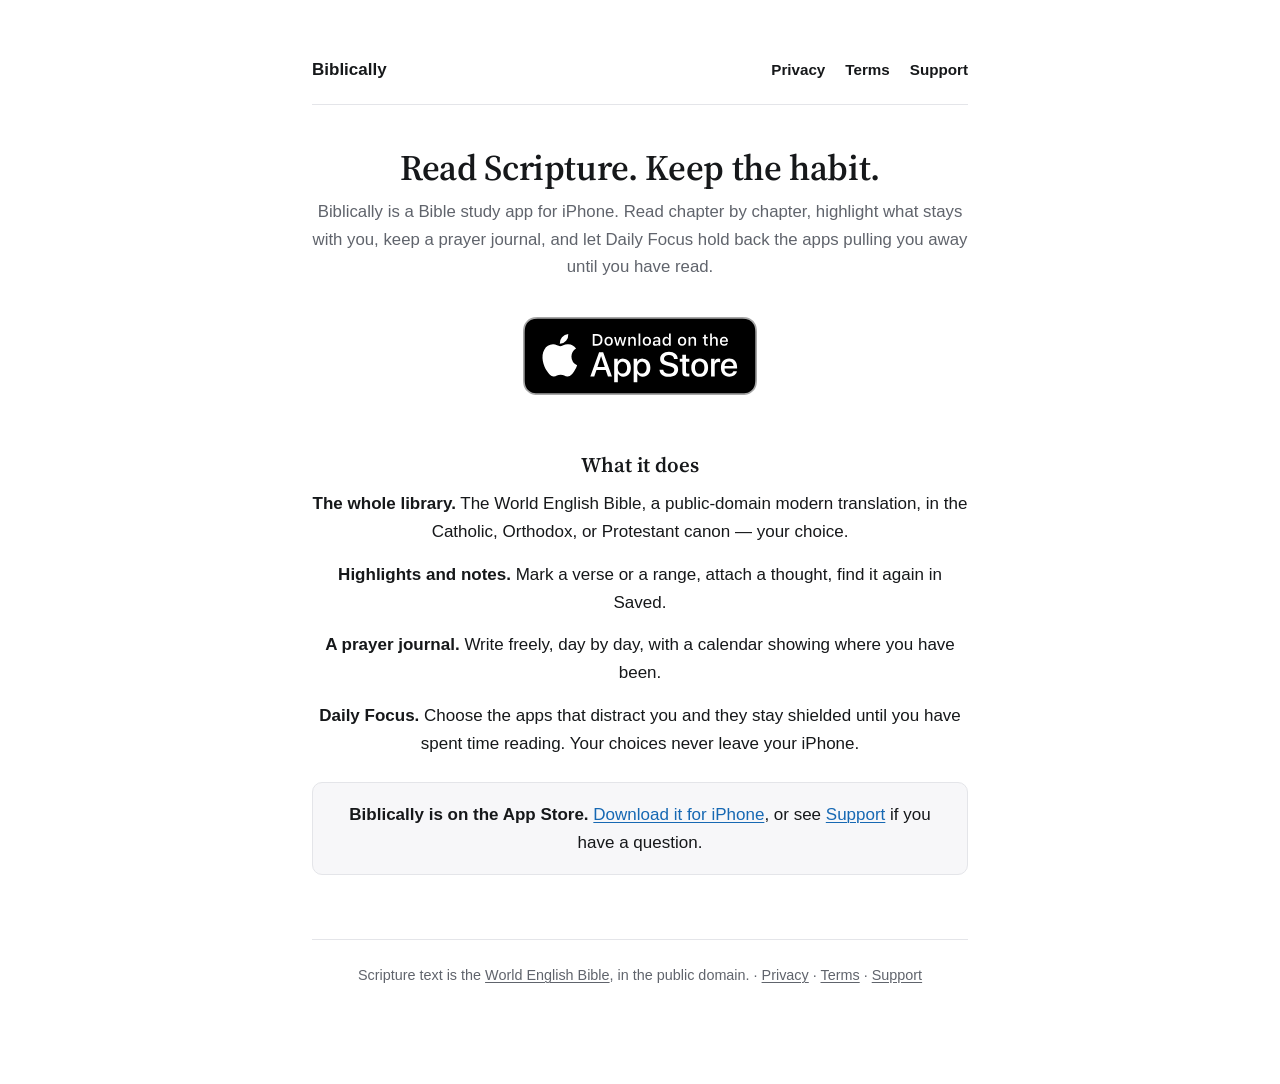
<file: index.html>
<!doctype html>
<html lang="en">
<head>
<meta charset="utf-8">
<meta name="viewport" content="width=device-width, initial-scale=1">
<link rel="preconnect" href="https://fonts.googleapis.com">
<link rel="preconnect" href="https://fonts.gstatic.com" crossorigin>
<link rel="stylesheet" href="https://fonts.googleapis.com/css2?family=Source+Serif+4:opsz,wght@8..60,600&display=swap">
<title>Biblically</title>
<meta name="description" content="A quiet place to read Scripture, keep a prayer journal, and stay off the apps pulling you away.">
<link rel="stylesheet" href="/style.css">
</head>
<body>
<div class="wrap home">
  <header class="masthead">
    <a href="/">Biblically</a>
    <nav><a href="/privacy/">Privacy</a><a href="/terms/">Terms</a><a href="/support/">Support</a></nav>
  </header>

  <h1>Read Scripture. Keep the habit.</h1>
  <p class="lede">Biblically is a Bible study app for iPhone. Read chapter by chapter, highlight
  what stays with you, keep a prayer journal, and let Daily Focus hold back the apps pulling you
  away until you have read.</p>

  <!-- Apple's own badge artwork, unaltered, served from this repo rather than
       hotlinked. The white lockup is for dark backgrounds; <picture> swaps it
       on prefers-color-scheme, which is the only theme signal this site has. -->
  <p class="cta">
    <a class="appstore" href="https://apps.apple.com/app/biblically-study-gods-words/id6807956966">
      <picture>
        <source srcset="/download-on-the-app-store-white.svg" media="(prefers-color-scheme: dark)">
        <img src="/download-on-the-app-store.svg" width="120" height="40"
             alt="Download Biblically on the App Store">
      </picture>
    </a>
  </p>

  <h2>What it does</h2>
  <ul>
    <li><strong>The whole library.</strong> The World English Bible, a public-domain modern
    translation, in the Catholic, Orthodox, or Protestant canon — your choice.</li>
    <li><strong>Highlights and notes.</strong> Mark a verse or a range, attach a thought, find it
    again in Saved.</li>
    <li><strong>A prayer journal.</strong> Write freely, day by day, with a calendar showing where
    you have been.</li>
    <li><strong>Daily Focus.</strong> Choose the apps that distract you and they stay shielded
    until you have spent time reading. Your choices never leave your iPhone.</li>
  </ul>

  <div class="card">
    <p><strong>Biblically is on the App Store.</strong>
    <a href="https://apps.apple.com/app/biblically-study-gods-words/id6807956966">Download it for
    iPhone</a>, or see <a href="/support/">Support</a> if you have a question.</p>
  </div>

  <footer>
    <p>Scripture text is the <a href="https://worldenglish.bible">World English Bible</a>, in the
    public domain. &middot; <a href="/privacy/">Privacy</a> &middot;
    <a href="/terms/">Terms</a> &middot; <a href="/support/">Support</a></p>
  </footer>
</div>
</body>
</html>
</file>
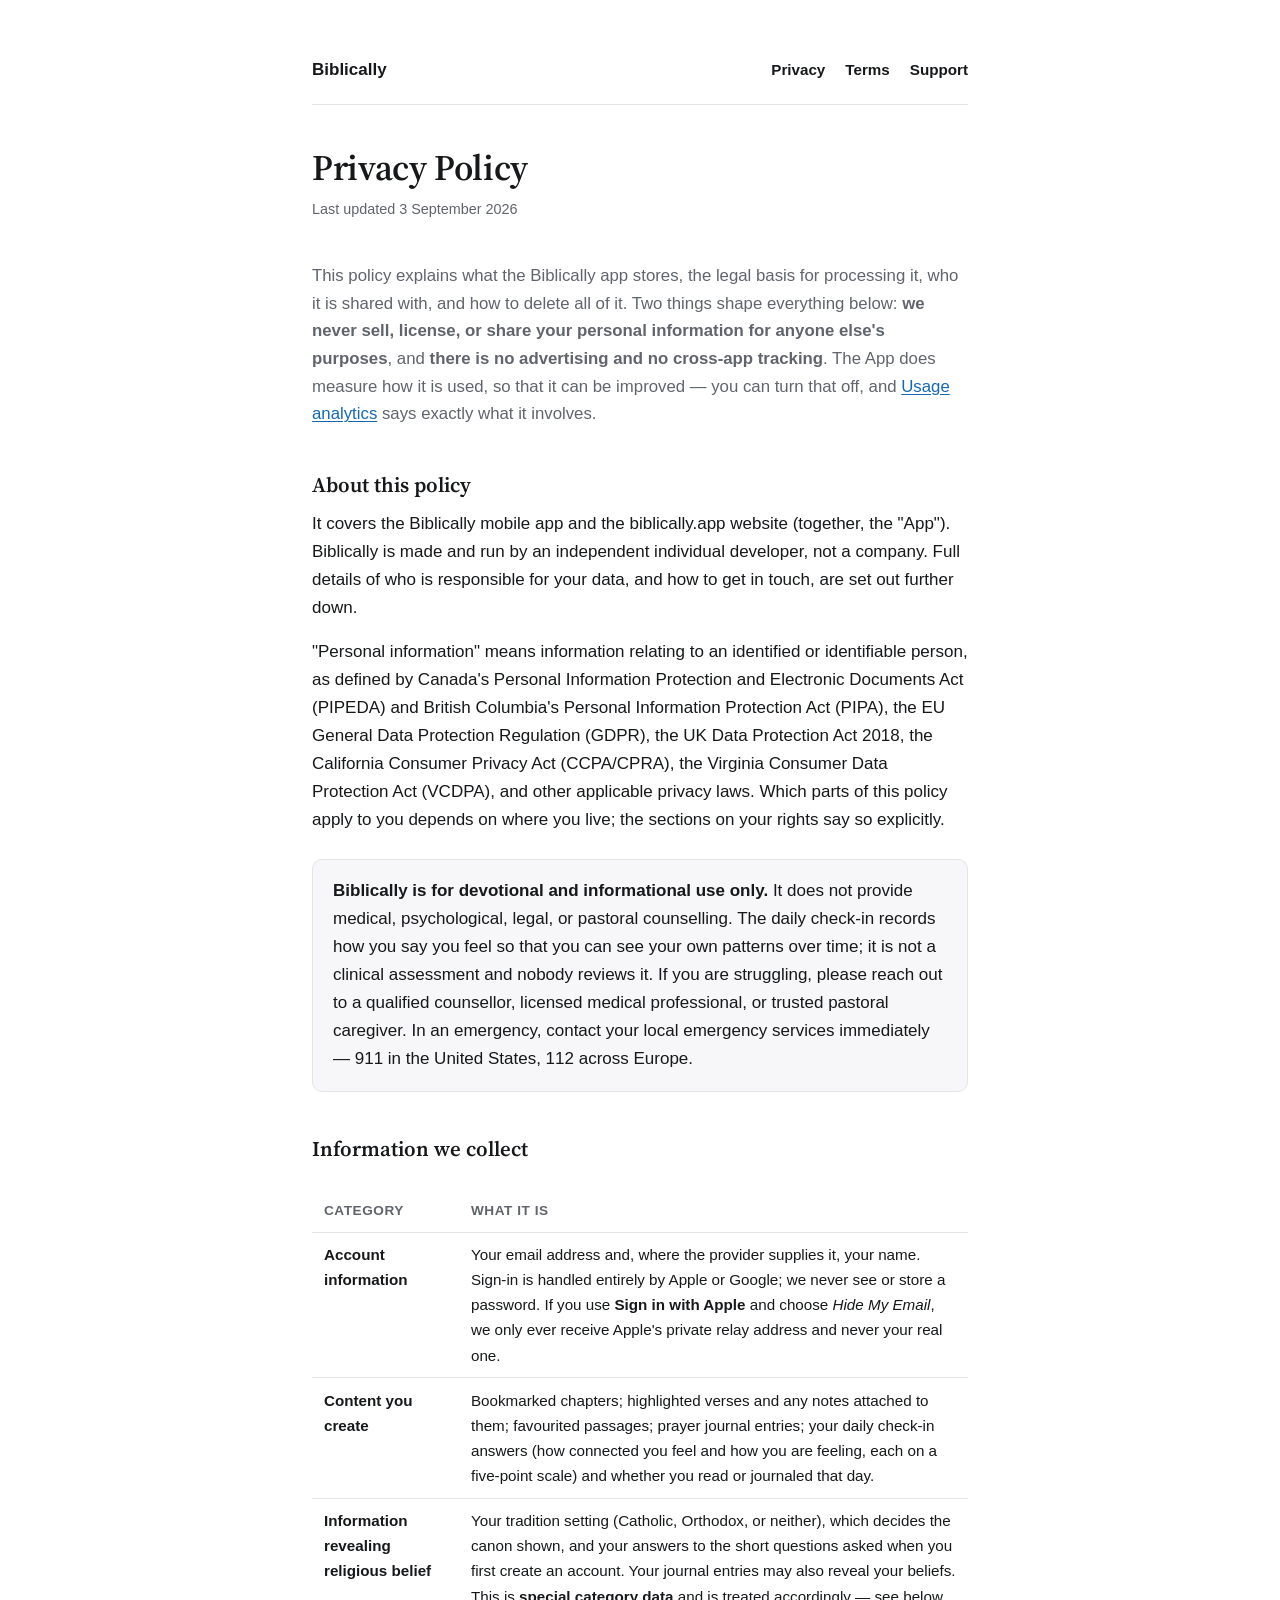
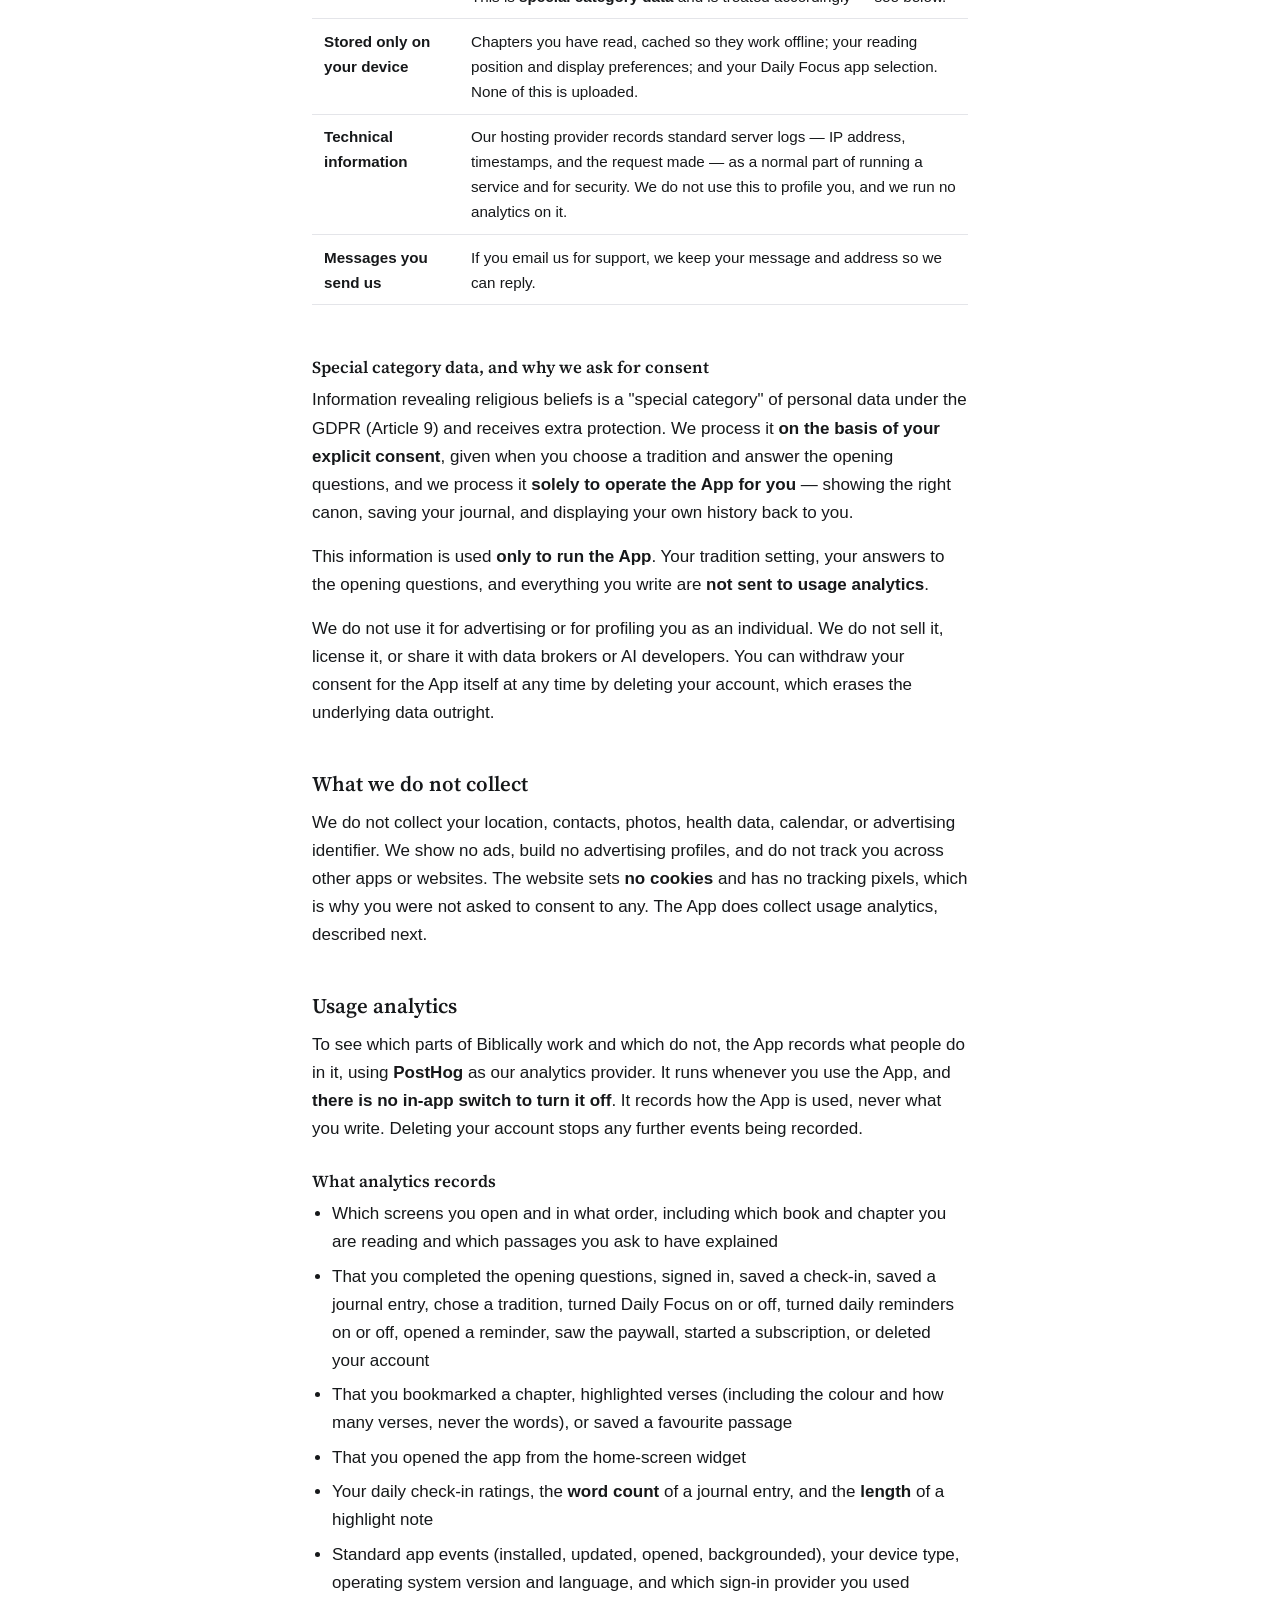
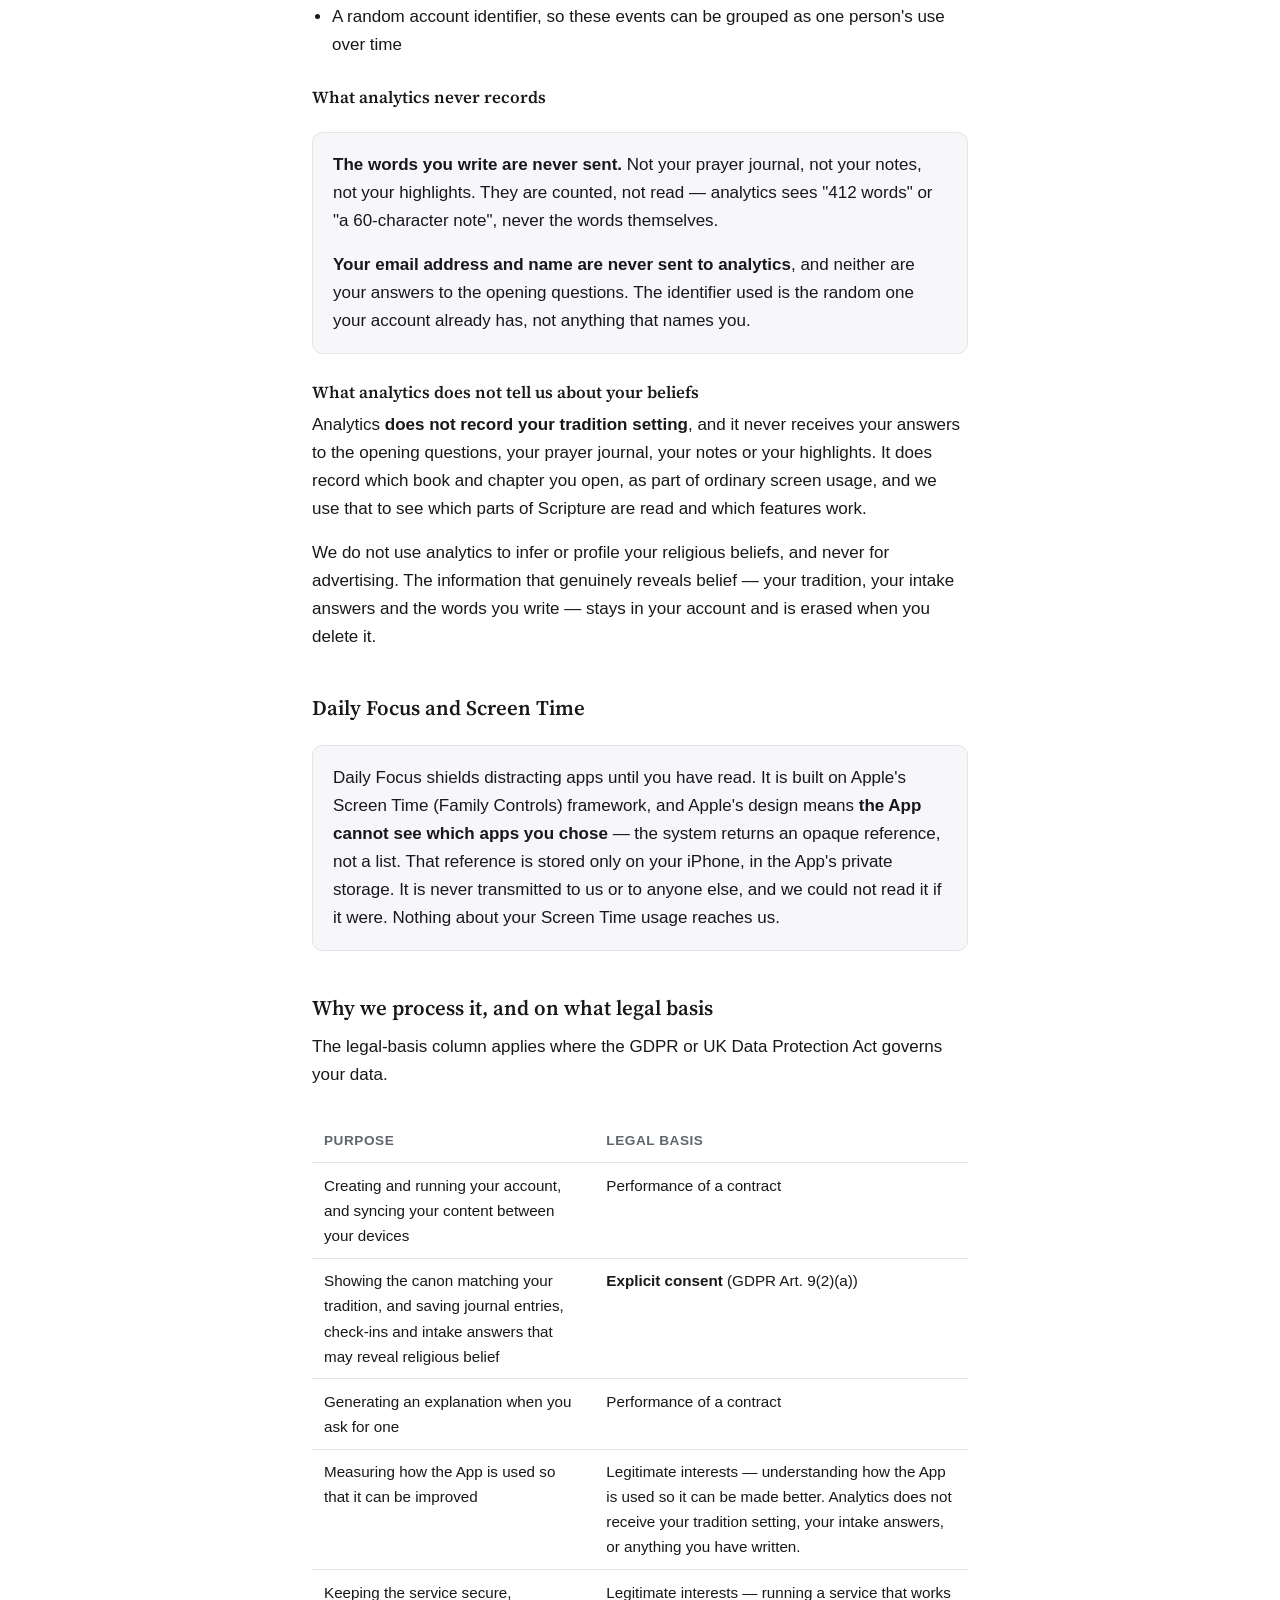
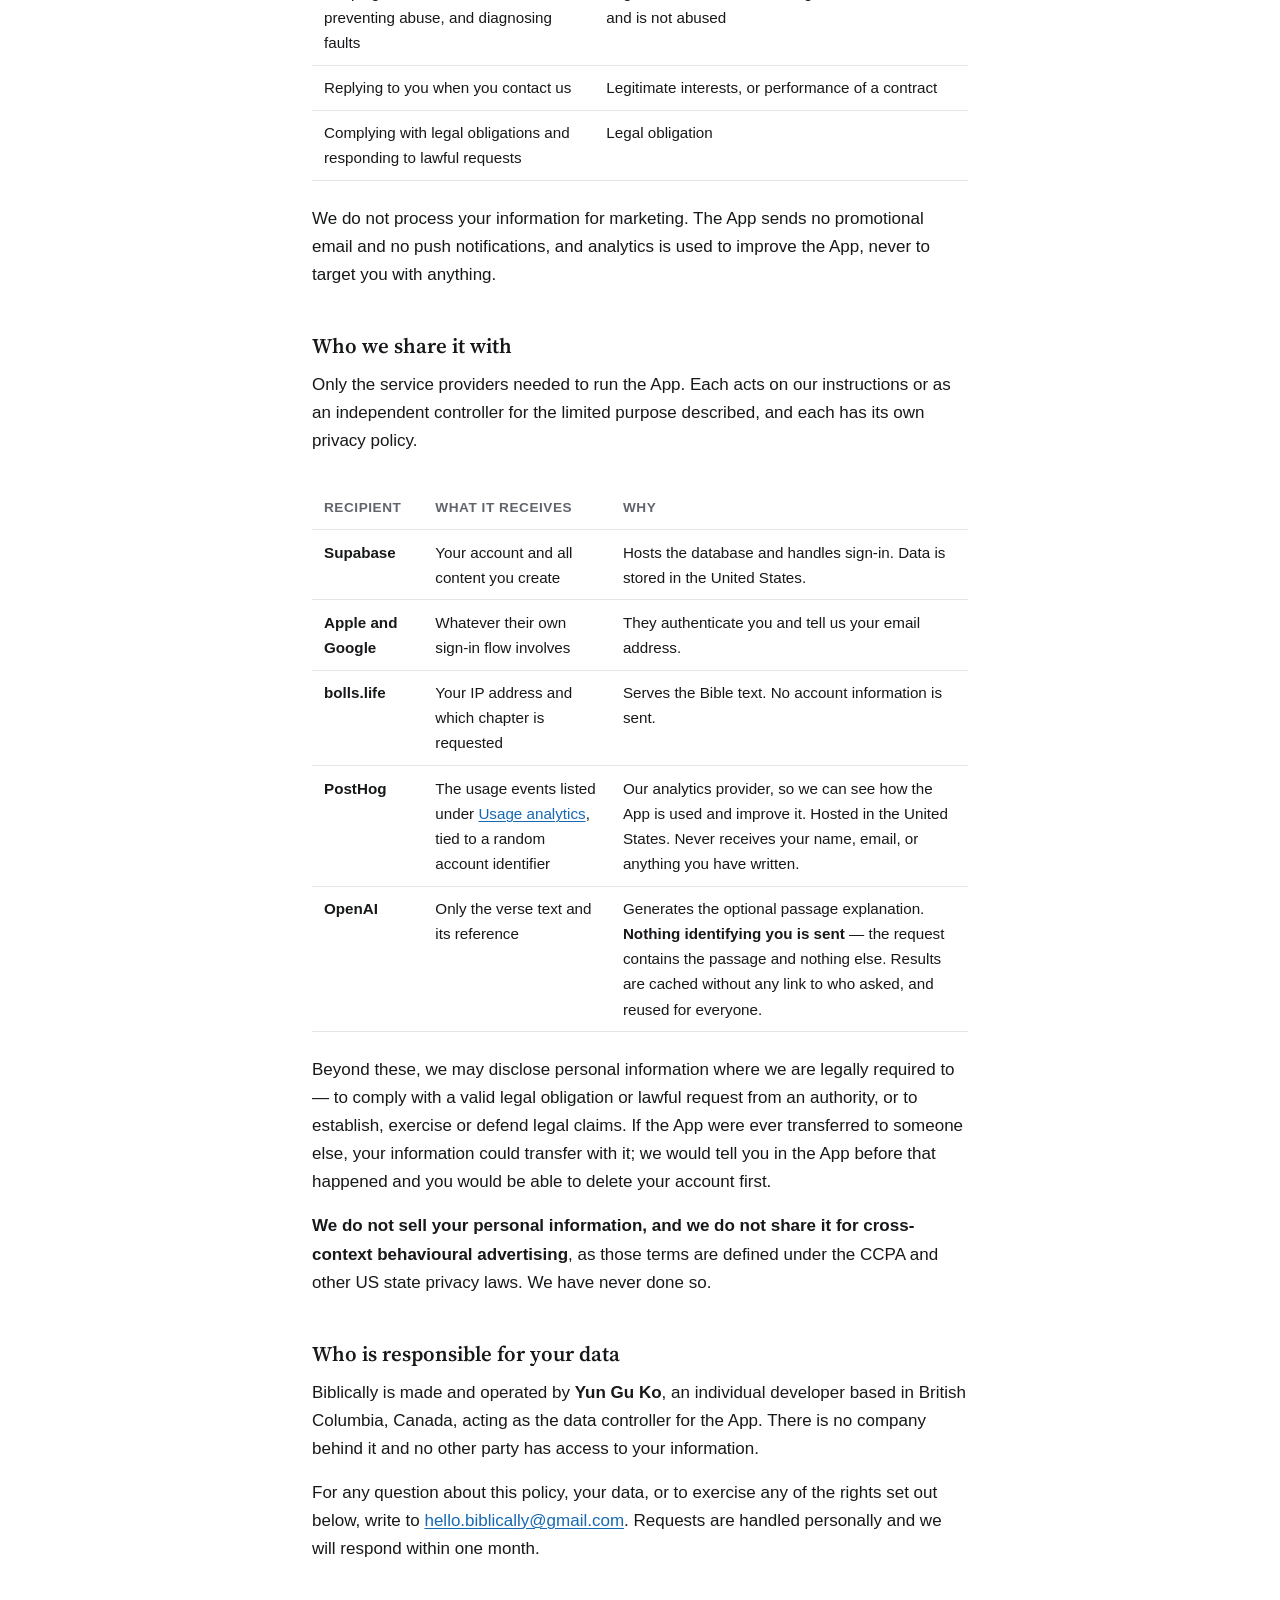
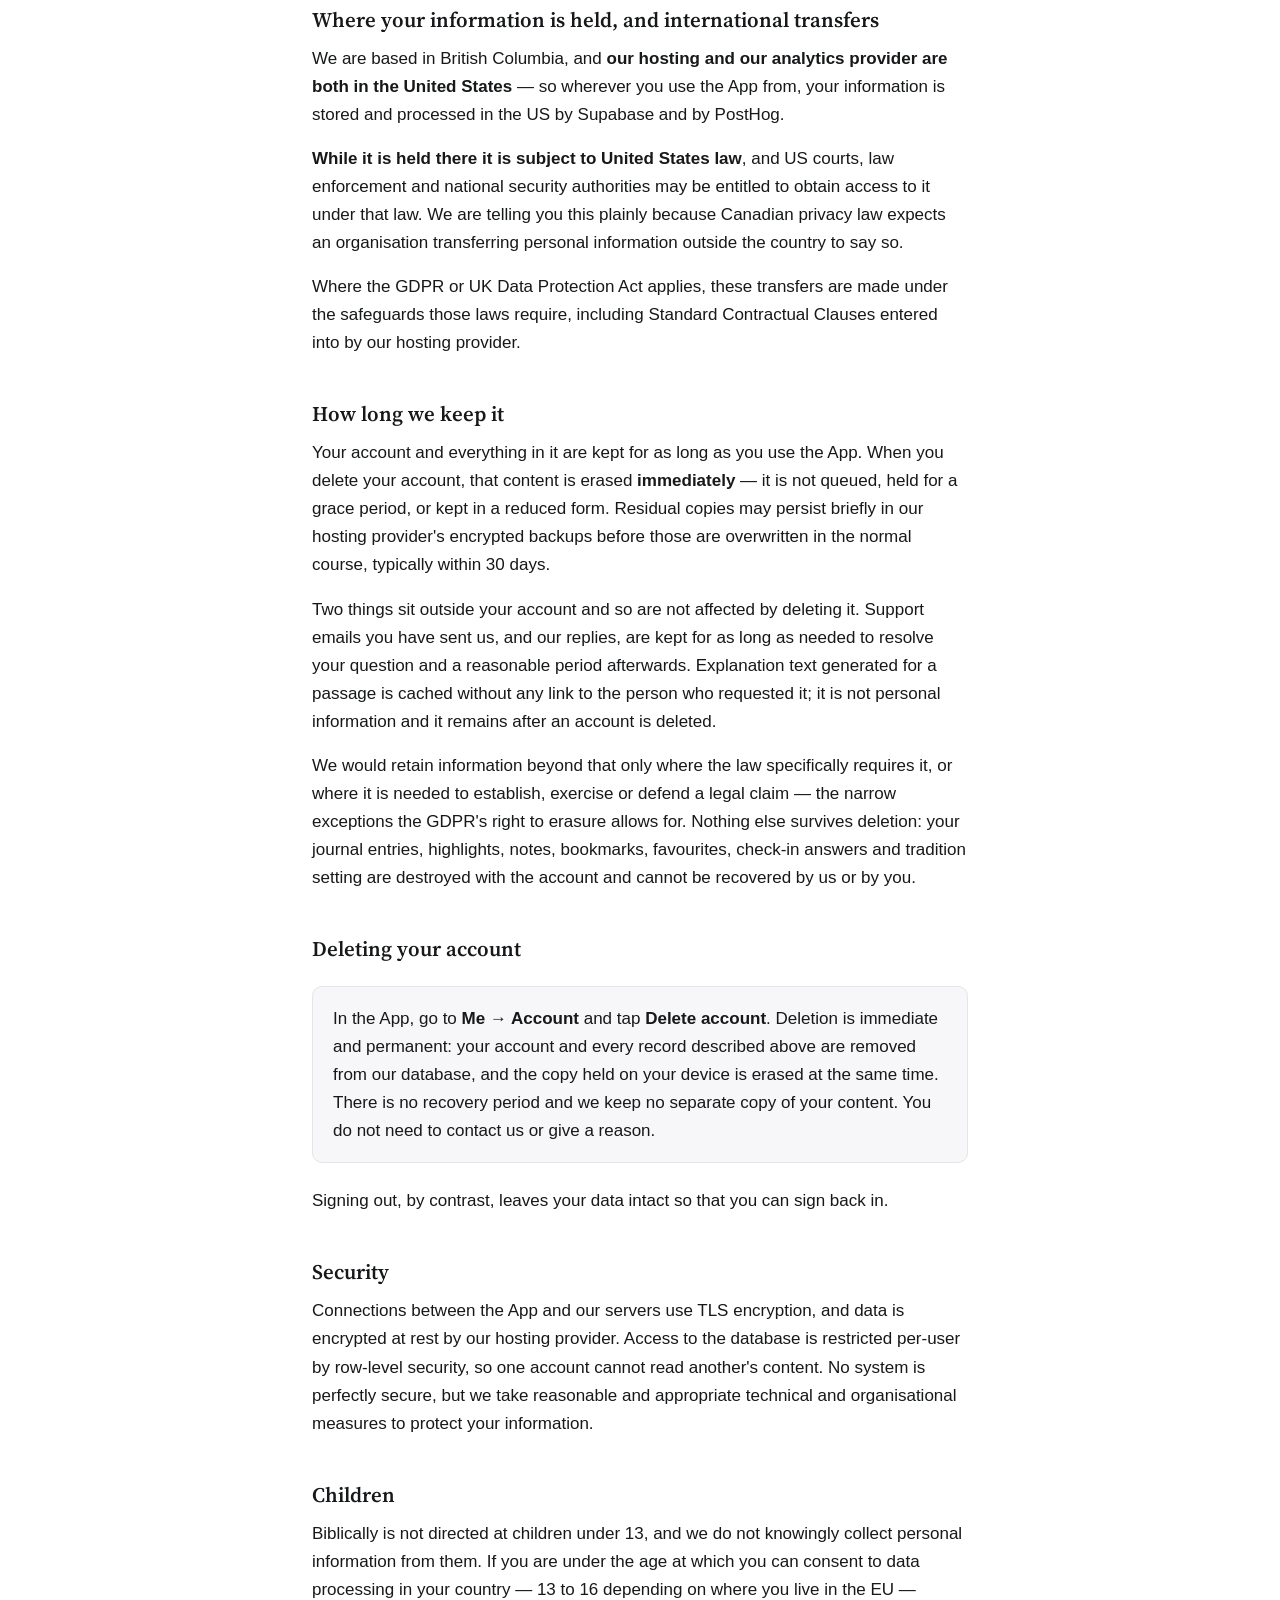
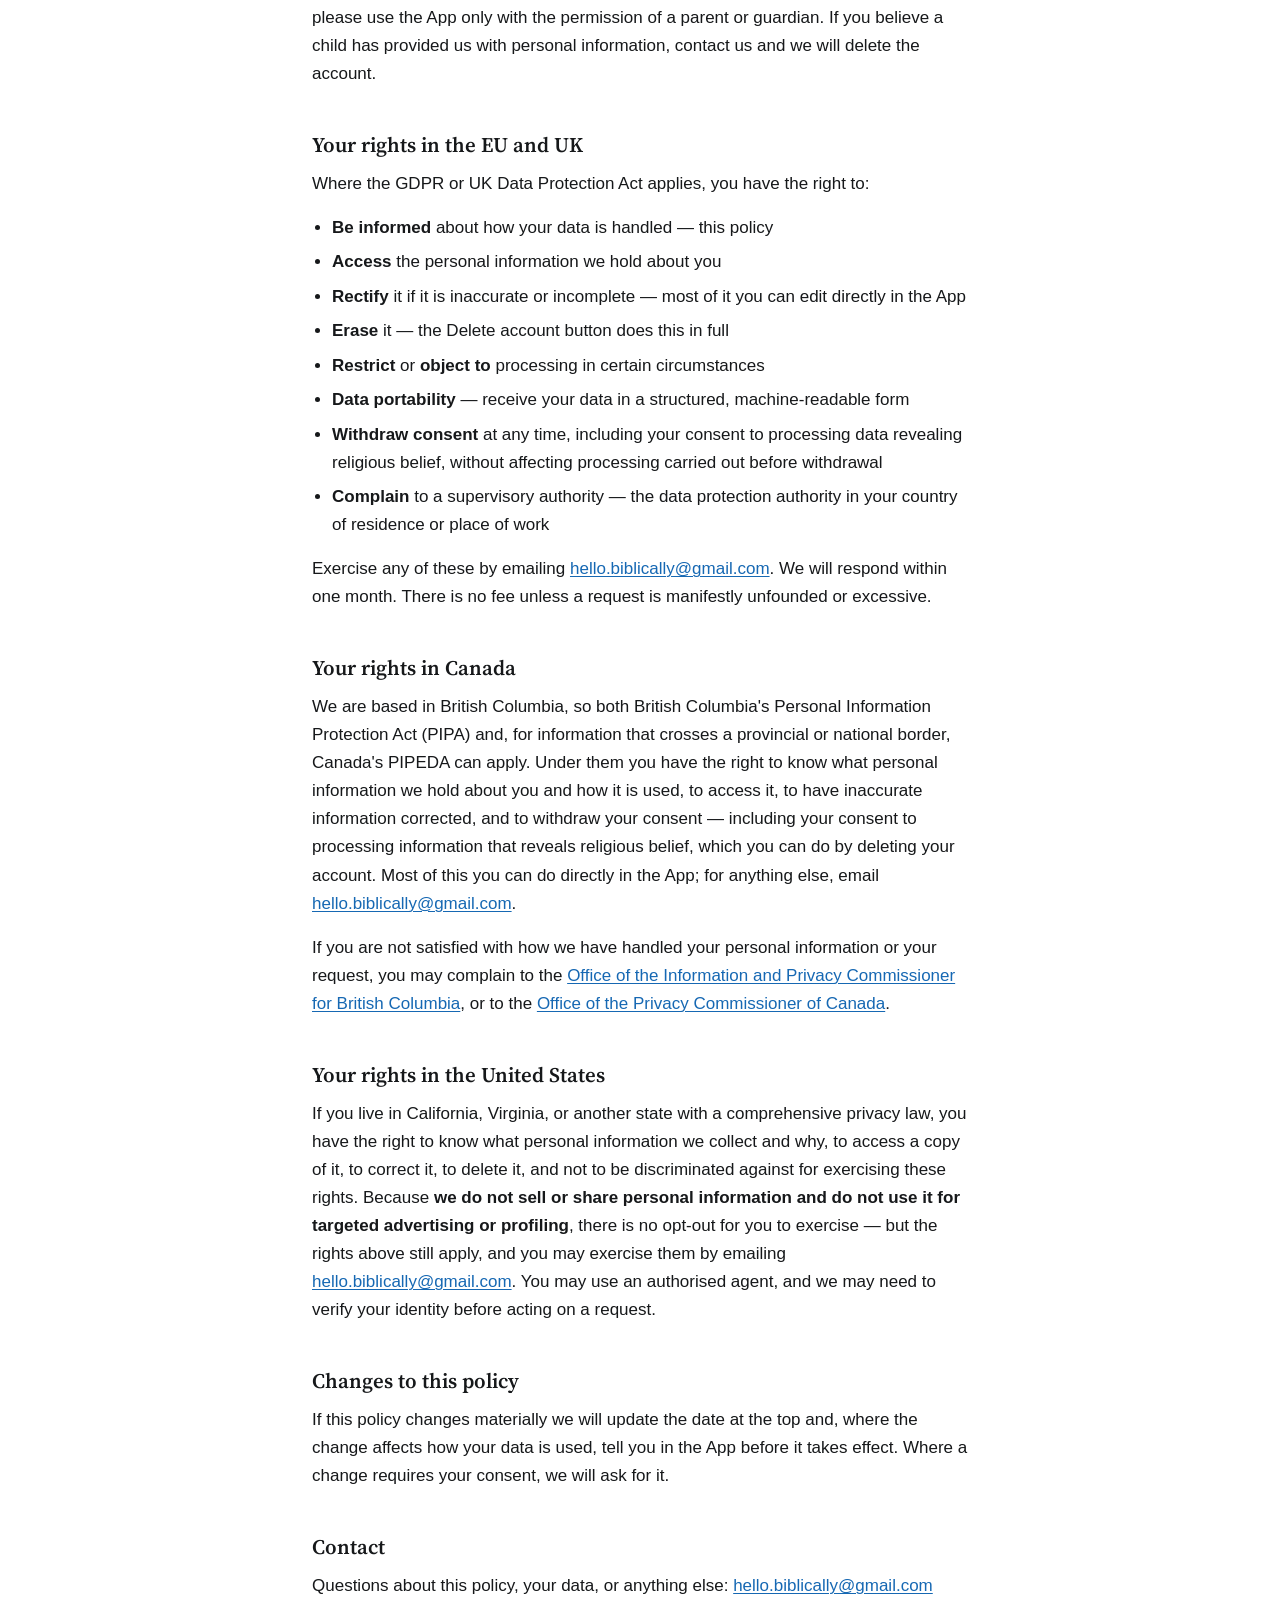
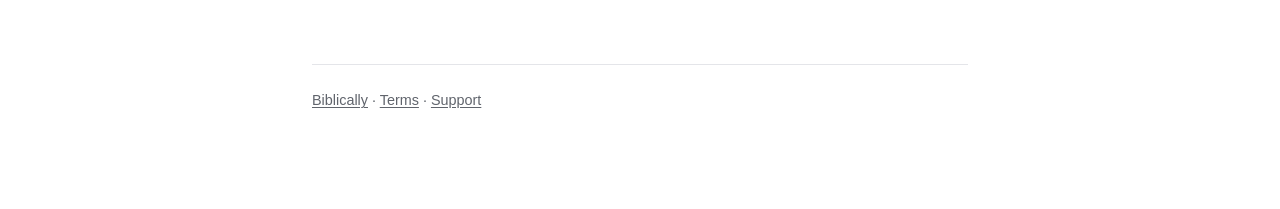
<file: privacy/index.html>
<!doctype html>
<html lang="en">
<head>
<meta charset="utf-8">
<meta name="viewport" content="width=device-width, initial-scale=1">
<link rel="preconnect" href="https://fonts.googleapis.com">
<link rel="preconnect" href="https://fonts.gstatic.com" crossorigin>
<link rel="stylesheet" href="https://fonts.googleapis.com/css2?family=Source+Serif+4:opsz,wght@8..60,600&display=swap">
<title>Privacy Policy — Biblically</title>
<meta name="description" content="What Biblically collects, the legal basis for it, who it is shared with, your rights, and how to delete everything.">
<link rel="stylesheet" href="/style.css">
</head>
<body>
<div class="wrap">
  <header class="masthead">
    <a href="/">Biblically</a>
    <nav><a href="/privacy/">Privacy</a><a href="/terms/">Terms</a><a href="/support/">Support</a></nav>
  </header>

  <h1>Privacy Policy</h1>
  <p class="meta">Last updated 3 September 2026</p>

  <p class="lede">This policy explains what the Biblically app stores, the legal basis for
  processing it, who it is shared with, and how to delete all of it. Two things shape everything
  below: <strong>we never sell, license, or share your personal information for anyone else's
  purposes</strong>, and <strong>there is no advertising and no cross-app tracking</strong>. The
  App does measure how it is used, so that it can be improved — you can turn that off, and
  <a href="#analytics">Usage analytics</a> says exactly what it involves.</p>

  <h2>About this policy</h2>
  <p>It covers the Biblically mobile app and the biblically.app website (together, the "App").
  Biblically is made and run by an independent individual developer, not a company. Full details of
  who is responsible for your data, and how to get in touch, are set out further down.</p>

  <p>"Personal information" means information relating to an identified or identifiable person, as
  defined by Canada's Personal Information Protection and Electronic Documents Act (PIPEDA) and
  British Columbia's Personal Information Protection Act (PIPA), the EU General Data Protection
  Regulation (GDPR), the UK Data
  Protection Act 2018, the California Consumer Privacy Act (CCPA/CPRA), the Virginia Consumer Data
  Protection Act (VCDPA), and other applicable privacy laws. Which parts of this policy apply to you depends on where you
  live; the sections on your rights say so explicitly.</p>

  <div class="card">
    <p><strong>Biblically is for devotional and informational use only.</strong> It does not provide
    medical, psychological, legal, or pastoral counselling. The daily check-in records how you say
    you feel so that you can see your own patterns over time; it is not a clinical assessment and
    nobody reviews it. If you are struggling, please reach out to a qualified counsellor, licensed
    medical professional, or trusted pastoral caregiver. In an emergency, contact your local
    emergency services immediately — 911 in the United States, 112 across Europe.</p>
  </div>

  <h2>Information we collect</h2>
  <div class="scroll">
  <table class="table">
    <thead><tr><th>Category</th><th>What it is</th></tr></thead>
    <tbody>
      <tr>
        <td><strong>Account information</strong></td>
        <td>Your email address and, where the provider supplies it, your name. Sign-in is handled
        entirely by Apple or Google; we never see or store a password. If you use
        <strong>Sign in with Apple</strong> and choose <em>Hide My Email</em>, we only ever receive
        Apple's private relay address and never your real one.</td>
      </tr>
      <tr>
        <td><strong>Content you create</strong></td>
        <td>Bookmarked chapters; highlighted verses and any notes attached to them; favourited
        passages; prayer journal entries; your daily check-in answers (how connected you feel and
        how you are feeling, each on a five-point scale) and whether you read or journaled that day.</td>
      </tr>
      <tr>
        <td><strong>Information revealing religious belief</strong></td>
        <td>Your tradition setting (Catholic, Orthodox, or neither), which decides the canon shown,
        and your answers to the short questions asked when you first create an account. Your journal
        entries may also reveal your beliefs. This is <strong>special category data</strong> and is
        treated accordingly — see below.</td>
      </tr>
      <tr>
        <td><strong>Stored only on your device</strong></td>
        <td>Chapters you have read, cached so they work offline; your reading position and display
        preferences; and your Daily Focus app selection. None of this is uploaded.</td>
      </tr>
      <tr>
        <td><strong>Technical information</strong></td>
        <td>Our hosting provider records standard server logs — IP address, timestamps, and the
        request made — as a normal part of running a service and for security. We do not use this
        to profile you, and we run no analytics on it.</td>
      </tr>
      <tr>
        <td><strong>Messages you send us</strong></td>
        <td>If you email us for support, we keep your message and address so we can reply.</td>
      </tr>
    </tbody>
  </table>
  </div>

  <h3>Special category data, and why we ask for consent</h3>
  <p>Information revealing religious beliefs is a "special category" of personal data under the GDPR
  (Article 9) and receives extra protection. We process it <strong>on the basis of your explicit
  consent</strong>, given when you choose a tradition and answer the opening questions, and we
  process it <strong>solely to operate the App for you</strong> — showing the right canon, saving
  your journal, and displaying your own history back to you.</p>
  <p>This information is used <strong>only to run the App</strong>. Your tradition setting, your
  answers to the opening questions, and everything you write are <strong>not sent to usage
  analytics</strong>.</p>
  <p>We do not use it for advertising or for profiling you as an individual. We do not sell it,
  license it, or share it with data brokers or AI developers. You can withdraw your consent for the
  App itself at any time by deleting your account, which erases the underlying data outright.</p>

  <h2>What we do not collect</h2>
  <p>We do not collect your location, contacts, photos, health data, calendar, or advertising
  identifier. We show no ads, build no advertising profiles, and do not track you across other apps
  or websites. The website sets <strong>no cookies</strong> and has no tracking pixels, which is why
  you were not asked to consent to any. The App does collect usage analytics, described next.</p>

  <h2 id="analytics">Usage analytics</h2>
  <p>To see which parts of Biblically work and which do not, the App records what people do in it,
  using <strong>PostHog</strong> as our analytics provider. It runs whenever you use the App, and
  <strong>there is no in-app switch to turn it off</strong>. It records how the App is used, never
  what you write. Deleting your account stops any further events being recorded.</p>

  <h3>What analytics records</h3>
  <ul>
    <li>Which screens you open and in what order, including which book and chapter you are reading
    and which passages you ask to have explained</li>
    <li>That you completed the opening questions, signed in, saved a check-in, saved a journal
    entry, chose a tradition, turned Daily Focus on or off, turned daily reminders on or off,
    opened a reminder, saw the paywall, started a subscription, or deleted your account</li>
    <li>That you bookmarked a chapter, highlighted verses (including the colour and how many
    verses, never the words), or saved a favourite passage</li>
    <li>That you opened the app from the home-screen widget</li>
    <li>Your daily check-in ratings, the <strong>word count</strong> of a journal entry, and the
    <strong>length</strong> of a highlight note</li>
    <li>Standard app events (installed, updated, opened, backgrounded), your device type, operating
    system version and language, and which sign-in provider you used</li>
    <li>A random account identifier, so these events can be grouped as one person's use over time</li>
  </ul>

  <h3>What analytics never records</h3>
  <div class="card">
    <p><strong>The words you write are never sent.</strong> Not your prayer journal, not your notes,
    not your highlights. They are counted, not read — analytics sees "412 words" or "a 60-character
    note", never the words themselves.</p>
    <p><strong>Your email address and name are never sent to analytics</strong>, and neither are
    your answers to the opening questions. The identifier used is the random one your account
    already has, not anything that names you.</p>
  </div>

  <h3>What analytics does not tell us about your beliefs</h3>
  <p>Analytics <strong>does not record your tradition setting</strong>, and it never receives your
  answers to the opening questions, your prayer journal, your notes or your highlights. It does
  record which book and chapter you open, as part of ordinary screen usage, and we use that to see
  which parts of Scripture are read and which features work.</p>
  <p>We do not use analytics to infer or profile your religious beliefs, and never for advertising.
  The information that genuinely reveals belief &mdash; your tradition, your intake answers and the
  words you write &mdash; stays in your account and is erased when you delete it.</p>

  <h2>Daily Focus and Screen Time</h2>
  <div class="card">
    <p>Daily Focus shields distracting apps until you have read. It is built on Apple's Screen Time
    (Family Controls) framework, and Apple's design means <strong>the App cannot see which apps you
    chose</strong> — the system returns an opaque reference, not a list. That reference is stored
    only on your iPhone, in the App's private storage. It is never transmitted to us or to anyone
    else, and we could not read it if it were. Nothing about your Screen Time usage reaches us.</p>
  </div>

  <h2>Why we process it, and on what legal basis</h2>
  <p>The legal-basis column applies where the GDPR or UK Data Protection Act governs your data.</p>
  <div class="scroll">
  <table class="table">
    <thead><tr><th>Purpose</th><th>Legal basis</th></tr></thead>
    <tbody>
      <tr><td>Creating and running your account, and syncing your content between your devices</td>
          <td>Performance of a contract</td></tr>
      <tr><td>Showing the canon matching your tradition, and saving journal entries, check-ins and
          intake answers that may reveal religious belief</td>
          <td><strong>Explicit consent</strong> (GDPR Art. 9(2)(a))</td></tr>
      <tr><td>Generating an explanation when you ask for one</td>
          <td>Performance of a contract</td></tr>
      <tr><td>Measuring how the App is used so that it can be improved</td>
          <td>Legitimate interests &mdash; understanding how the App is used so it can be made
          better. Analytics does not receive your tradition setting, your intake answers, or
          anything you have written.</td></tr>
      <tr><td>Keeping the service secure, preventing abuse, and diagnosing faults</td>
          <td>Legitimate interests — running a service that works and is not abused</td></tr>
      <tr><td>Replying to you when you contact us</td>
          <td>Legitimate interests, or performance of a contract</td></tr>
      <tr><td>Complying with legal obligations and responding to lawful requests</td>
          <td>Legal obligation</td></tr>
    </tbody>
  </table>
  </div>
  <p>We do not process your information for marketing. The App sends no promotional email and no
  push notifications, and analytics is used to improve the App, never to target you with anything.</p>

  <h2>Who we share it with</h2>
  <p>Only the service providers needed to run the App. Each acts on our instructions or as an
  independent controller for the limited purpose described, and each has its own privacy policy.</p>
  <div class="scroll">
  <table class="table">
    <thead><tr><th>Recipient</th><th>What it receives</th><th>Why</th></tr></thead>
    <tbody>
      <tr><td><strong>Supabase</strong></td>
          <td>Your account and all content you create</td>
          <td>Hosts the database and handles sign-in. Data is stored in the United States.</td></tr>
      <tr><td><strong>Apple and Google</strong></td>
          <td>Whatever their own sign-in flow involves</td>
          <td>They authenticate you and tell us your email address.</td></tr>
      <tr><td><strong>bolls.life</strong></td>
          <td>Your IP address and which chapter is requested</td>
          <td>Serves the Bible text. No account information is sent.</td></tr>
      <tr><td><strong>PostHog</strong></td>
          <td>The usage events listed under <a href="#analytics">Usage analytics</a>, tied to a
          random account identifier</td>
          <td>Our analytics provider, so we can see how the App is used and improve it. Hosted in
          the United States. Never receives your name, email, or anything you have written.</td></tr>
      <tr><td><strong>OpenAI</strong></td>
          <td>Only the verse text and its reference</td>
          <td>Generates the optional passage explanation. <strong>Nothing identifying you is
          sent</strong> — the request contains the passage and nothing else. Results are cached
          without any link to who asked, and reused for everyone.</td></tr>
    </tbody>
  </table>
  </div>
  <p>Beyond these, we may disclose personal information where we are legally required to — to comply
  with a valid legal obligation or lawful request from an authority, or to establish, exercise or
  defend legal claims. If the App were ever transferred to someone else, your information could
  transfer with it; we would tell you in the App before that happened and you would be able to
  delete your account first.</p>
  <p><strong>We do not sell your personal information, and we do not share it for cross-context
  behavioural advertising</strong>, as those terms are defined under the CCPA and other US state
  privacy laws. We have never done so.</p>

  <h2>Who is responsible for your data</h2>
  <p>Biblically is made and operated by <strong>Yun Gu Ko</strong>, an individual developer based
  in British Columbia, Canada, acting as the data controller for the App. There is no company behind it and no other
  party has access to your information.</p>
  <p>For any question about this policy, your data, or to exercise any of the rights set out below,
  write to <a href="mailto:hello.biblically@gmail.com">hello.biblically@gmail.com</a>. Requests are
  handled personally and we will respond within one month.</p>

  <h2>Where your information is held, and international transfers</h2>
  <p>We are based in British Columbia, and <strong>our hosting and our analytics provider are both
  in the United States</strong> — so wherever you use the App from, your information is stored and
  processed in the US by Supabase and by PostHog.</p>
  <p><strong>While it is held there it is subject to United States law</strong>, and US courts, law
  enforcement and national security authorities may be entitled to obtain access to it under that
  law. We are telling you this plainly because Canadian privacy law expects an organisation
  transferring personal information outside the country to say so.</p>
  <p>Where the GDPR or UK Data Protection Act applies, these transfers are made under the safeguards
  those laws require, including Standard Contractual Clauses entered into by our hosting provider.</p>

  <h2>How long we keep it</h2>
  <p>Your account and everything in it are kept for as long as you use the App. When you delete your
  account, that content is erased <strong>immediately</strong> — it is not queued, held for a grace
  period, or kept in a reduced form. Residual copies may persist briefly in our hosting provider's
  encrypted backups before those are overwritten in the normal course, typically within 30 days.</p>

  <p>Two things sit outside your account and so are not affected by deleting it. Support emails you
  have sent us, and our replies, are kept for as long as needed to resolve your question and a
  reasonable period afterwards. Explanation text generated for a passage is cached without any link
  to the person who requested it; it is not personal information and it remains after an account is
  deleted.</p>

  <p>We would retain information beyond that only where the law specifically requires it, or where
  it is needed to establish, exercise or defend a legal claim — the narrow exceptions the GDPR's
  right to erasure allows for. Nothing else survives deletion: your journal entries, highlights,
  notes, bookmarks, favourites, check-in answers and tradition setting are destroyed with the
  account and cannot be recovered by us or by you.</p>

  <h2>Deleting your account</h2>
  <div class="card">
    <p>In the App, go to <strong>Me &rarr; Account</strong> and tap <strong>Delete account</strong>.
    Deletion is immediate and permanent: your account and every record described above are removed
    from our database, and the copy held on your device is erased at the same time. There is no
    recovery period and we keep no separate copy of your content. You do not need to contact us or
    give a reason.</p>
  </div>
  <p>Signing out, by contrast, leaves your data intact so that you can sign back in.</p>

  <h2>Security</h2>
  <p>Connections between the App and our servers use TLS encryption, and data is encrypted at rest
  by our hosting provider. Access to the database is restricted per-user by row-level security, so
  one account cannot read another's content. No system is perfectly secure, but we take reasonable
  and appropriate technical and organisational measures to protect your information.</p>

  <h2>Children</h2>
  <p>Biblically is not directed at children under 13, and we do not knowingly collect personal
  information from them. If you are under the age at which you can consent to data processing in
  your country — 13 to 16 depending on where you live in the EU — please use the App only with the
  permission of a parent or guardian. If you believe a child has provided us with personal
  information, contact us and we will delete the account.</p>

  <h2>Your rights in the EU and UK</h2>
  <p>Where the GDPR or UK Data Protection Act applies, you have the right to:</p>
  <ul>
    <li><strong>Be informed</strong> about how your data is handled — this policy</li>
    <li><strong>Access</strong> the personal information we hold about you</li>
    <li><strong>Rectify</strong> it if it is inaccurate or incomplete — most of it you can edit
    directly in the App</li>
    <li><strong>Erase</strong> it — the Delete account button does this in full</li>
    <li><strong>Restrict</strong> or <strong>object to</strong> processing in certain circumstances</li>
    <li><strong>Data portability</strong> — receive your data in a structured, machine-readable form</li>
    <li><strong>Withdraw consent</strong> at any time, including your consent to processing data
    revealing religious belief, without affecting processing carried out before withdrawal</li>
    <li><strong>Complain</strong> to a supervisory authority — the data protection authority in your
    country of residence or place of work</li>
  </ul>
  <p>Exercise any of these by emailing
  <a href="mailto:hello.biblically@gmail.com">hello.biblically@gmail.com</a>. We will respond within
  one month. There is no fee unless a request is manifestly unfounded or excessive.</p>

  <h2>Your rights in Canada</h2>
  <p>We are based in British Columbia, so both British Columbia's Personal Information Protection
  Act (PIPA) and, for information that crosses a provincial or national border, Canada's PIPEDA
  can apply. Under them you have the right to know what personal
  information we hold about you and how it is used, to access it, to have inaccurate information
  corrected, and to withdraw your consent — including your consent to processing information that
  reveals religious belief, which you can do by deleting your account. Most of this you can do
  directly in the App; for anything else, email
  <a href="mailto:hello.biblically@gmail.com">hello.biblically@gmail.com</a>.</p>
  <p>If you are not satisfied with how we have handled your personal information or your request,
  you may complain to the
  <a href="https://www.oipc.bc.ca/">Office of the Information and Privacy Commissioner for British
  Columbia</a>, or to the
  <a href="https://www.priv.gc.ca/">Office of the Privacy Commissioner of Canada</a>.</p>

  <h2>Your rights in the United States</h2>
  <p>If you live in California, Virginia, or another state with a comprehensive privacy law, you
  have the right to know what personal information we collect and why, to access a copy of it, to
  correct it, to delete it, and not to be discriminated against for exercising these rights. Because
  <strong>we do not sell or share personal information and do not use it for targeted advertising or
  profiling</strong>, there is no opt-out for you to exercise — but the rights above still apply, and
  you may exercise them by emailing
  <a href="mailto:hello.biblically@gmail.com">hello.biblically@gmail.com</a>. You may use an
  authorised agent, and we may need to verify your identity before acting on a request.</p>

  <h2>Changes to this policy</h2>
  <p>If this policy changes materially we will update the date at the top and, where the change
  affects how your data is used, tell you in the App before it takes effect. Where a change requires
  your consent, we will ask for it.</p>

  <h2>Contact</h2>
  <p>Questions about this policy, your data, or anything else:
  <a href="mailto:hello.biblically@gmail.com">hello.biblically@gmail.com</a></p>

  <footer>
    <p><a href="/">Biblically</a> &middot; <a href="/terms/">Terms</a> &middot;
    <a href="/support/">Support</a></p>
  </footer>
</div>
</body>
</html>
</file>
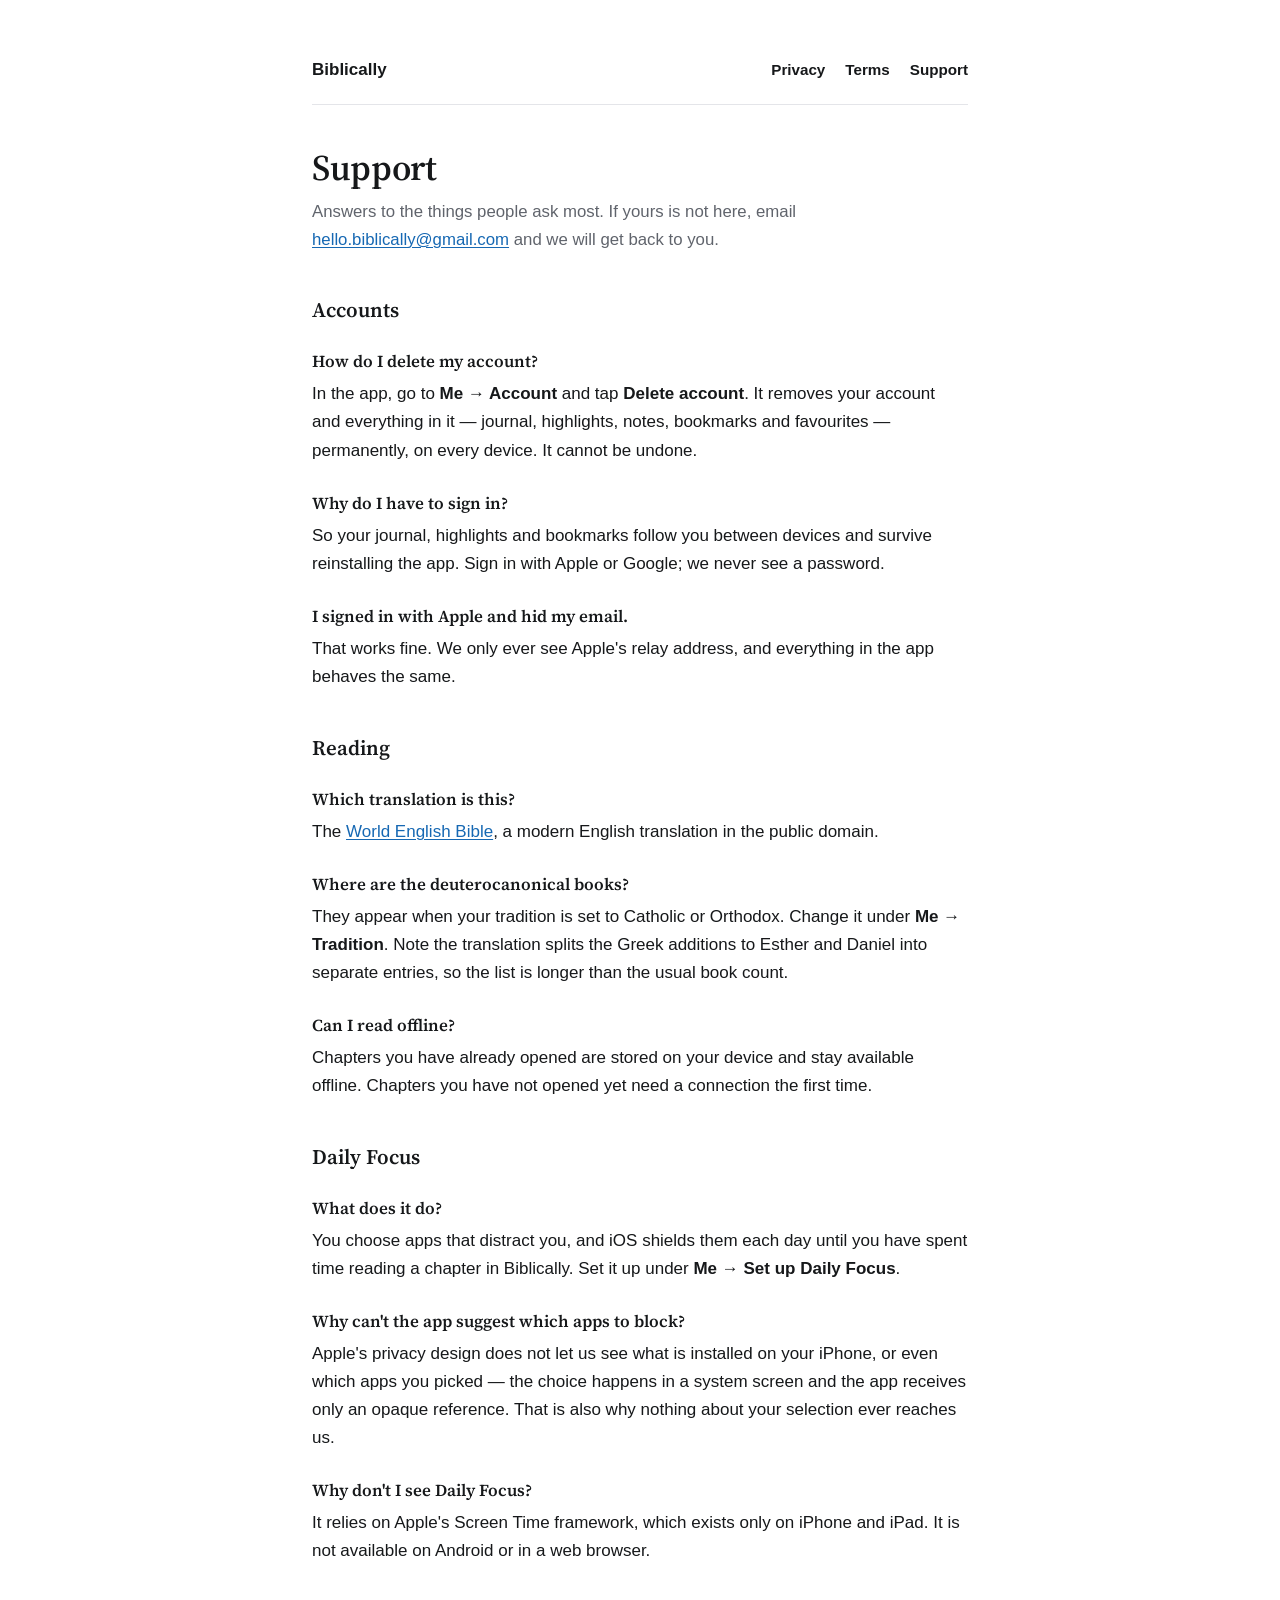
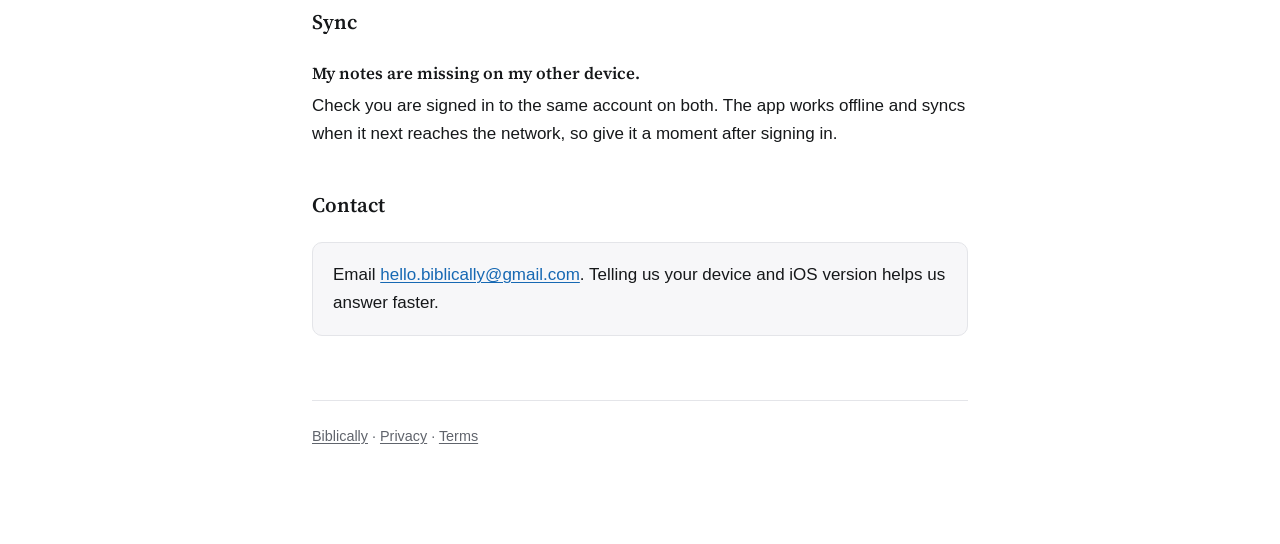
<file: support/index.html>
<!doctype html>
<html lang="en">
<head>
<meta charset="utf-8">
<meta name="viewport" content="width=device-width, initial-scale=1">
<link rel="preconnect" href="https://fonts.googleapis.com">
<link rel="preconnect" href="https://fonts.gstatic.com" crossorigin>
<link rel="stylesheet" href="https://fonts.googleapis.com/css2?family=Source+Serif+4:opsz,wght@8..60,600&display=swap">
<title>Support — Biblically</title>
<meta name="description" content="Help with Biblically: accounts, Daily Focus, syncing, and deleting your data.">
<link rel="stylesheet" href="/style.css">
</head>
<body>
<div class="wrap">
  <header class="masthead">
    <a href="/">Biblically</a>
    <nav><a href="/privacy/">Privacy</a><a href="/terms/">Terms</a><a href="/support/">Support</a></nav>
  </header>

  <h1>Support</h1>
  <p class="lede">Answers to the things people ask most. If yours is not here, email
  <a href="mailto:hello.biblically@gmail.com">hello.biblically@gmail.com</a> and we will get back to you.</p>

  <h2>Accounts</h2>

  <h3>How do I delete my account?</h3>
  <p>In the app, go to <strong>Me &rarr; Account</strong> and tap <strong>Delete account</strong>.
  It removes your account and everything in it — journal, highlights, notes, bookmarks and
  favourites — permanently, on every device. It cannot be undone.</p>

  <h3>Why do I have to sign in?</h3>
  <p>So your journal, highlights and bookmarks follow you between devices and survive reinstalling
  the app. Sign in with Apple or Google; we never see a password.</p>

  <h3>I signed in with Apple and hid my email.</h3>
  <p>That works fine. We only ever see Apple's relay address, and everything in the app behaves the
  same.</p>

  <h2>Reading</h2>

  <h3>Which translation is this?</h3>
  <p>The <a href="https://worldenglish.bible">World English Bible</a>, a modern English translation
  in the public domain.</p>

  <h3>Where are the deuterocanonical books?</h3>
  <p>They appear when your tradition is set to Catholic or Orthodox. Change it under
  <strong>Me &rarr; Tradition</strong>. Note the translation splits the Greek additions to Esther
  and Daniel into separate entries, so the list is longer than the usual book count.</p>

  <h3>Can I read offline?</h3>
  <p>Chapters you have already opened are stored on your device and stay available offline. Chapters
  you have not opened yet need a connection the first time.</p>

  <h2>Daily Focus</h2>

  <h3>What does it do?</h3>
  <p>You choose apps that distract you, and iOS shields them each day until you have spent time
  reading a chapter in Biblically. Set it up under <strong>Me &rarr; Set up Daily Focus</strong>.</p>

  <h3>Why can't the app suggest which apps to block?</h3>
  <p>Apple's privacy design does not let us see what is installed on your iPhone, or even which apps
  you picked — the choice happens in a system screen and the app receives only an opaque reference.
  That is also why nothing about your selection ever reaches us.</p>

  <h3>Why don't I see Daily Focus?</h3>
  <p>It relies on Apple's Screen Time framework, which exists only on iPhone and iPad. It is not
  available on Android or in a web browser.</p>

  <h2>Sync</h2>

  <h3>My notes are missing on my other device.</h3>
  <p>Check you are signed in to the same account on both. The app works offline and syncs when it
  next reaches the network, so give it a moment after signing in.</p>

  <h2>Contact</h2>
  <div class="card">
    <p>Email <a href="mailto:hello.biblically@gmail.com">hello.biblically@gmail.com</a>. Telling us your
    device and iOS version helps us answer faster.</p>
  </div>

  <footer>
    <p><a href="/">Biblically</a> &middot; <a href="/privacy/">Privacy</a> &middot;
    <a href="/terms/">Terms</a></p>
  </footer>
</div>
</body>
</html>
</file>
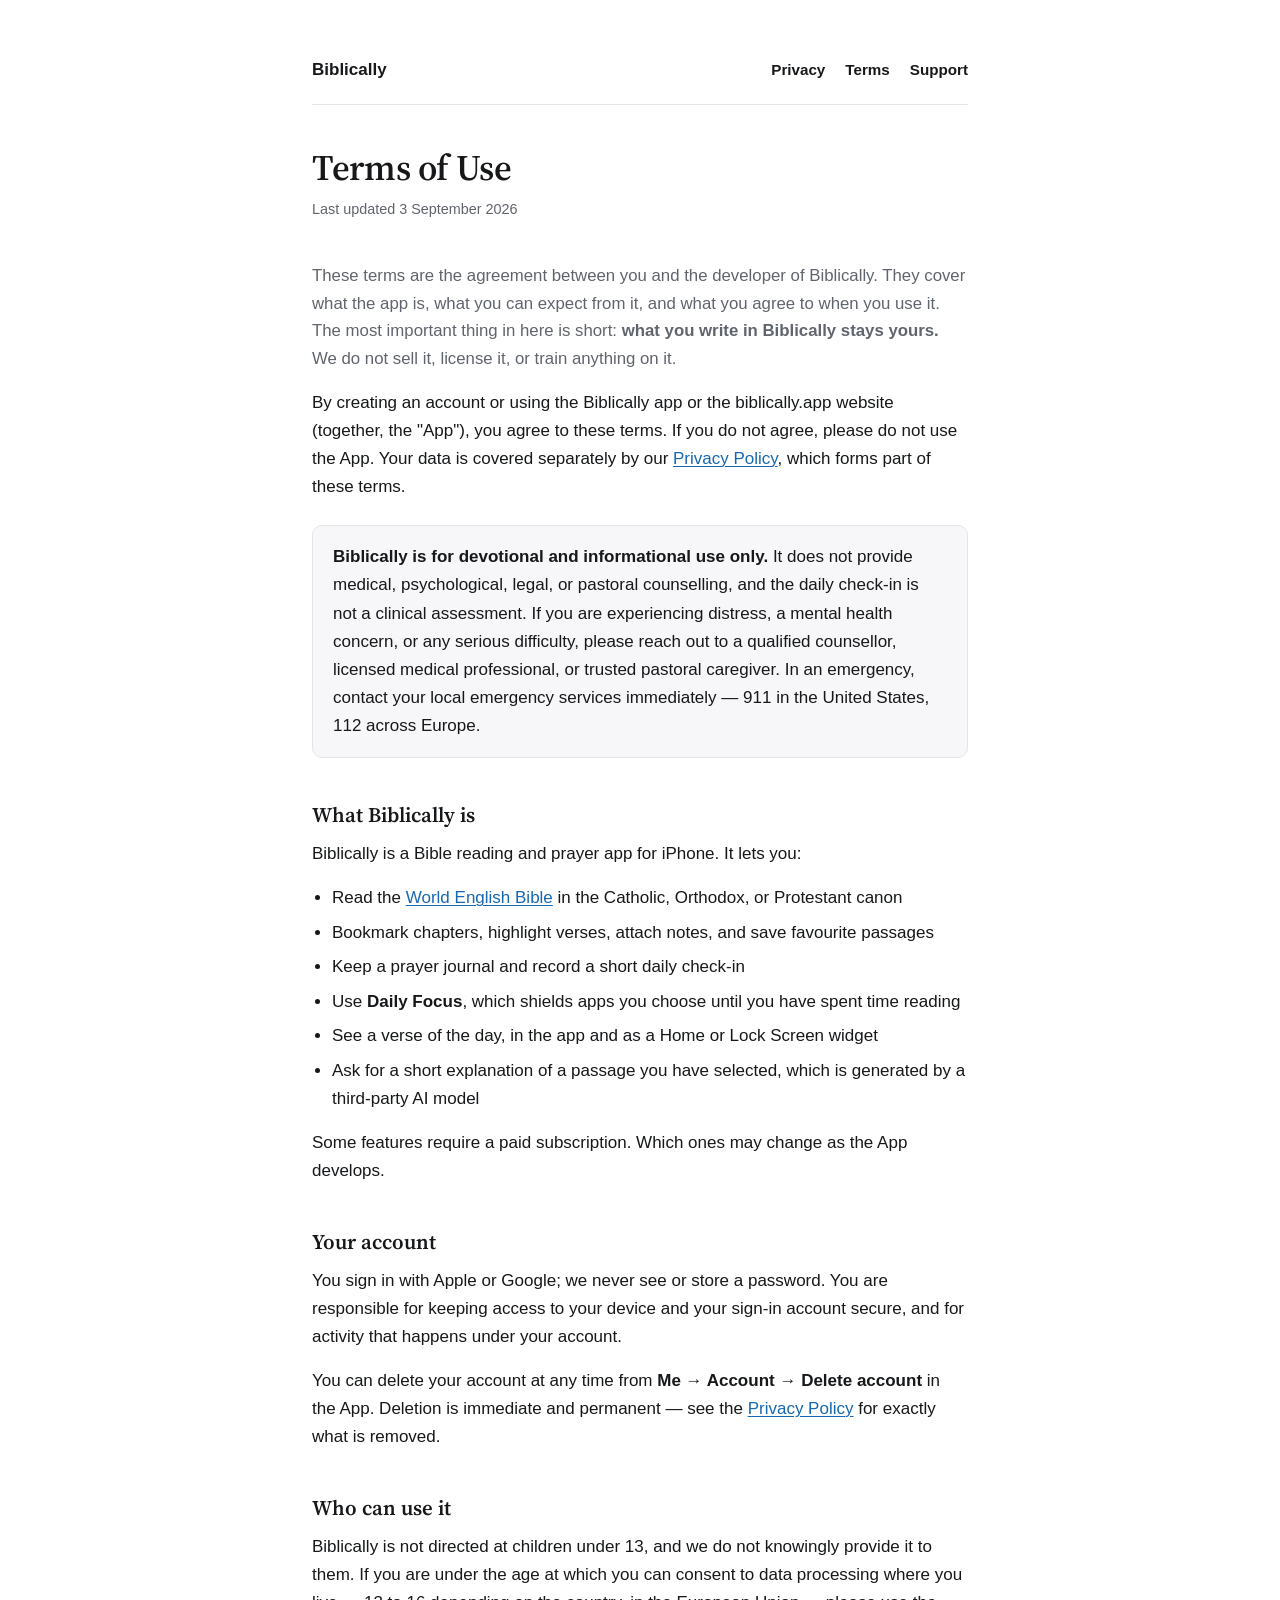
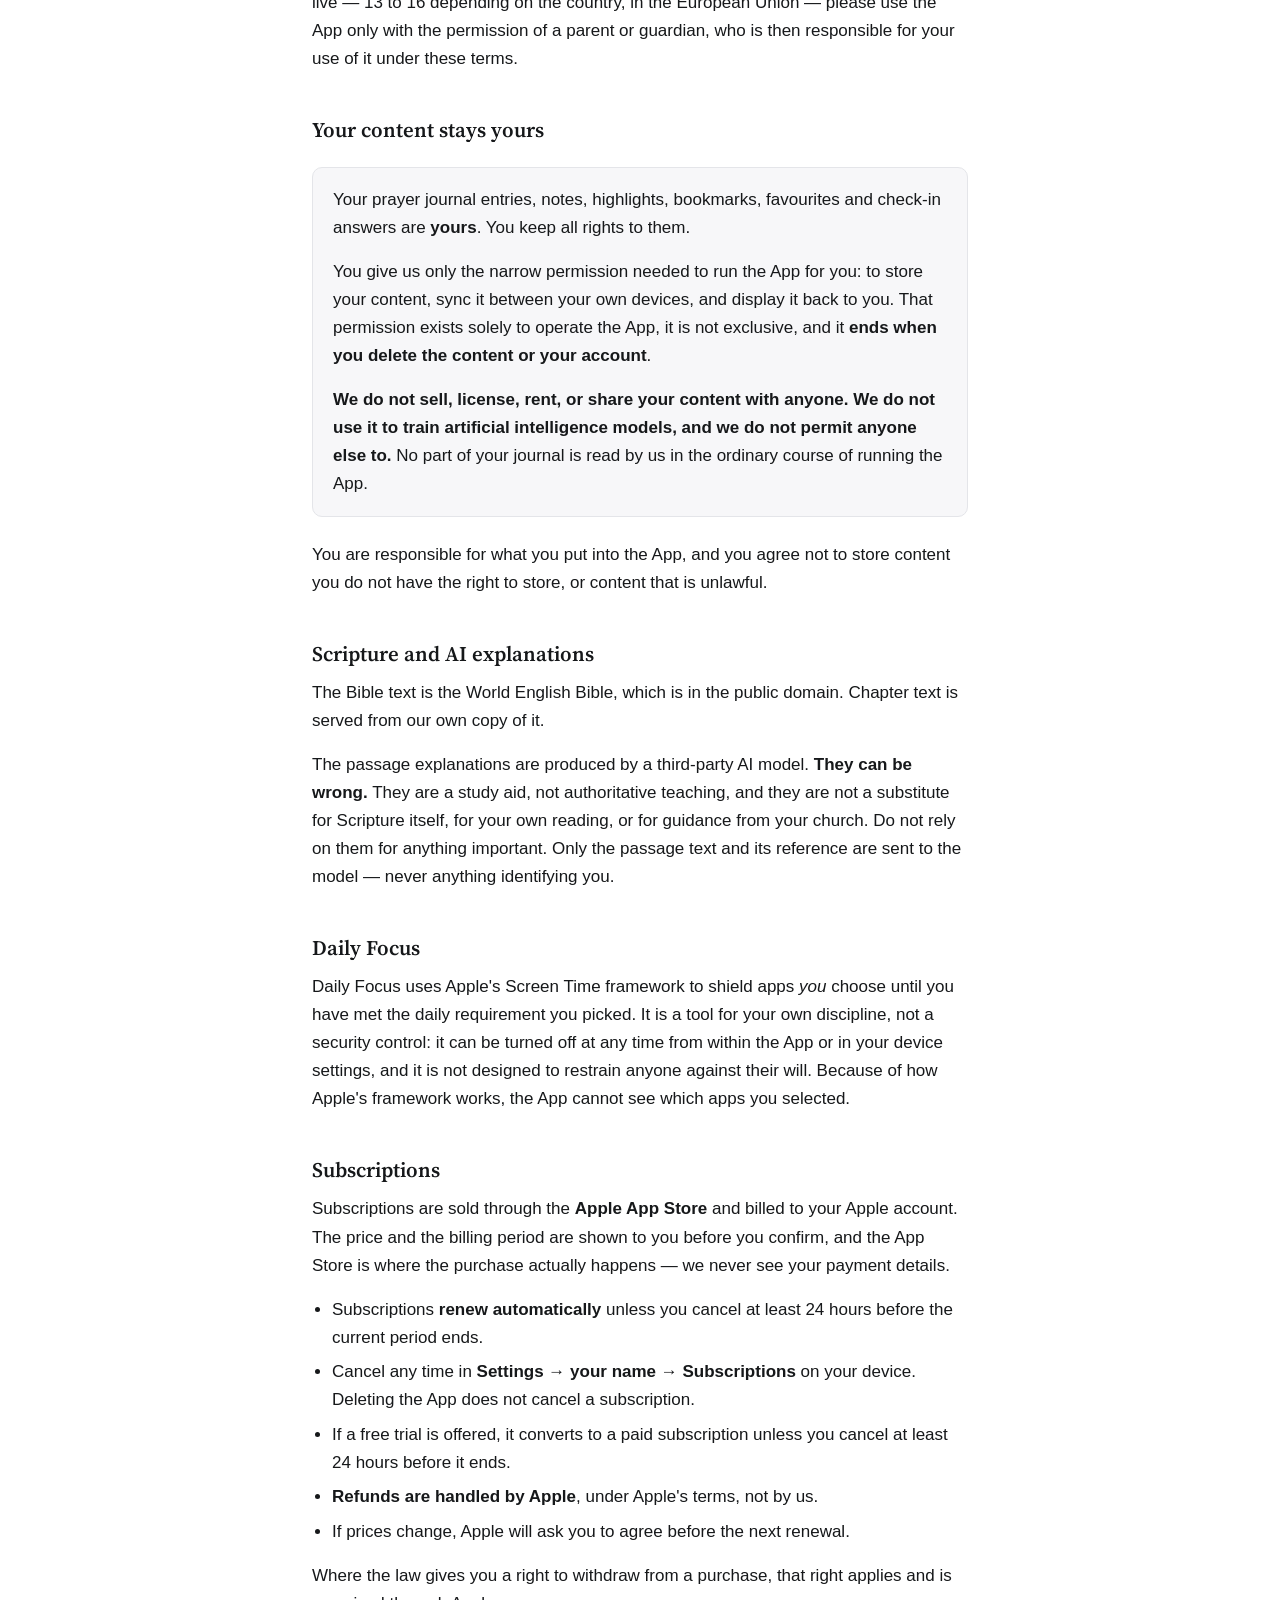
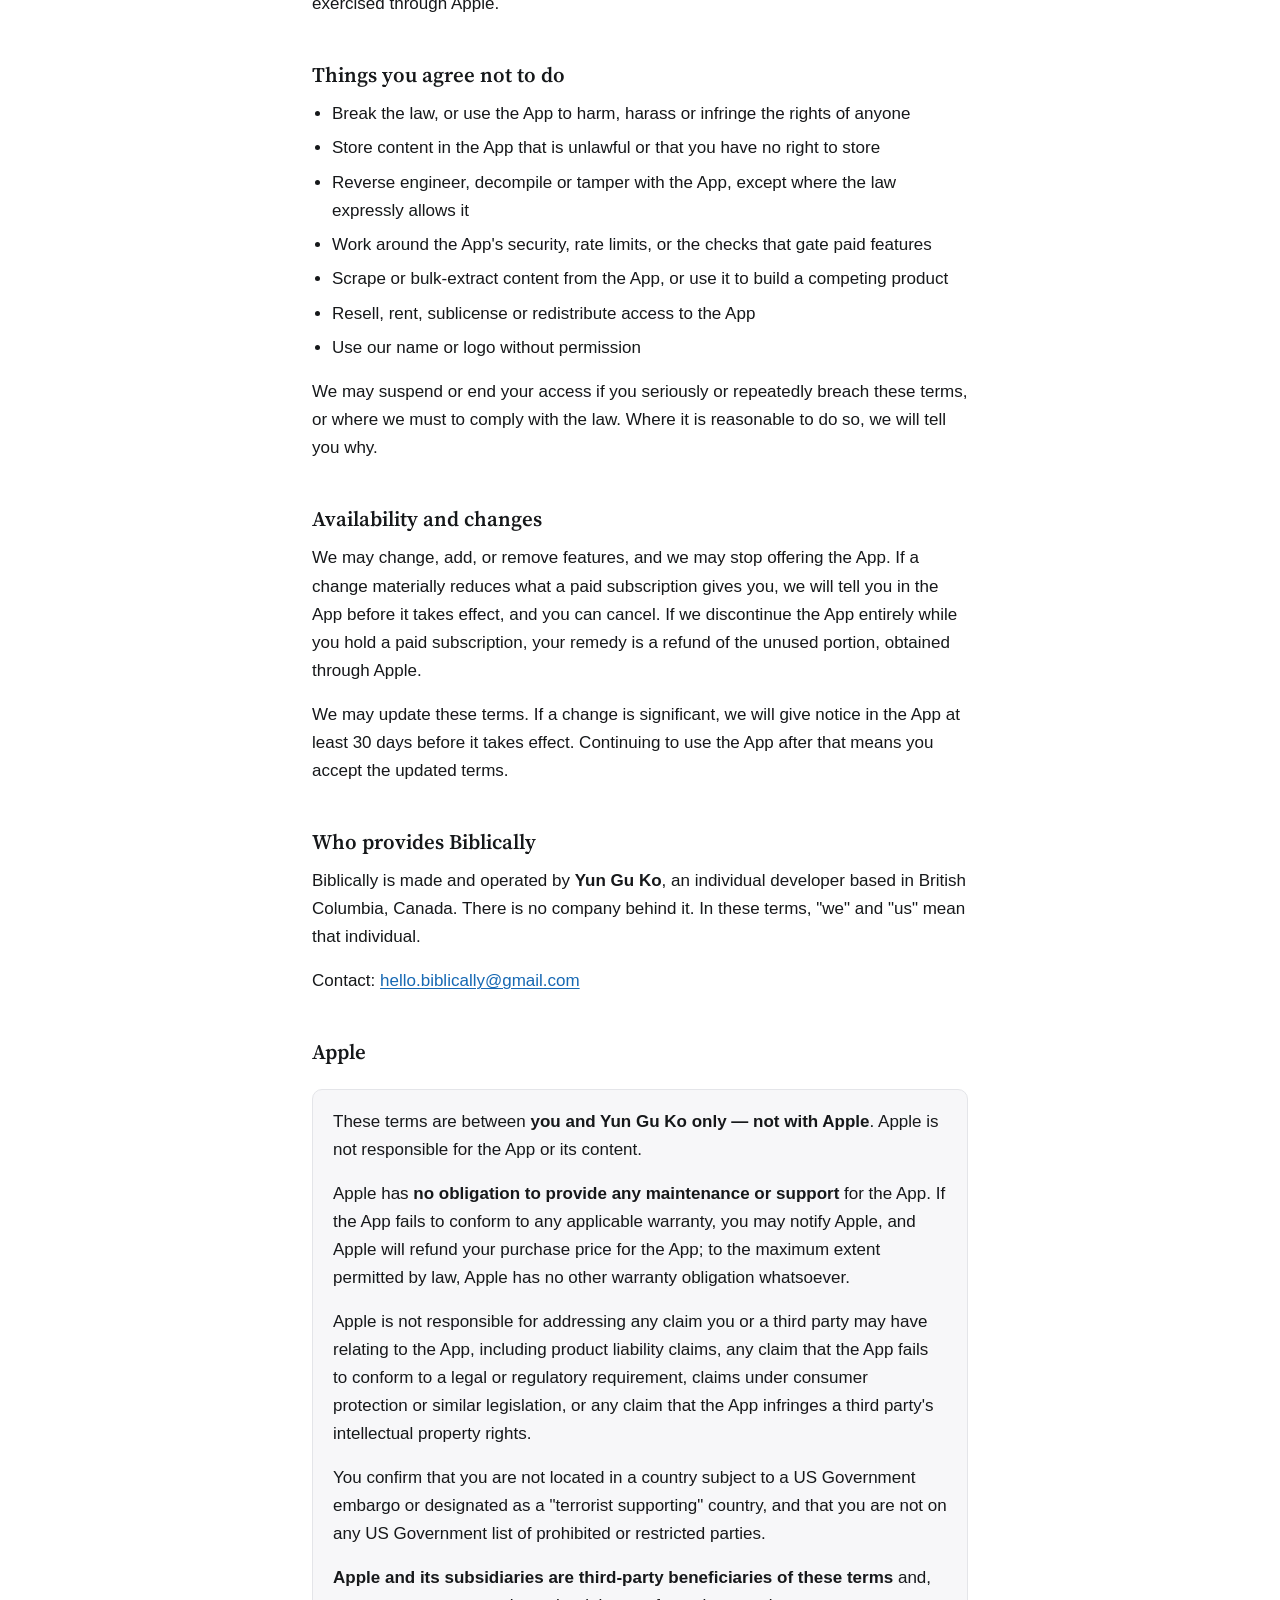
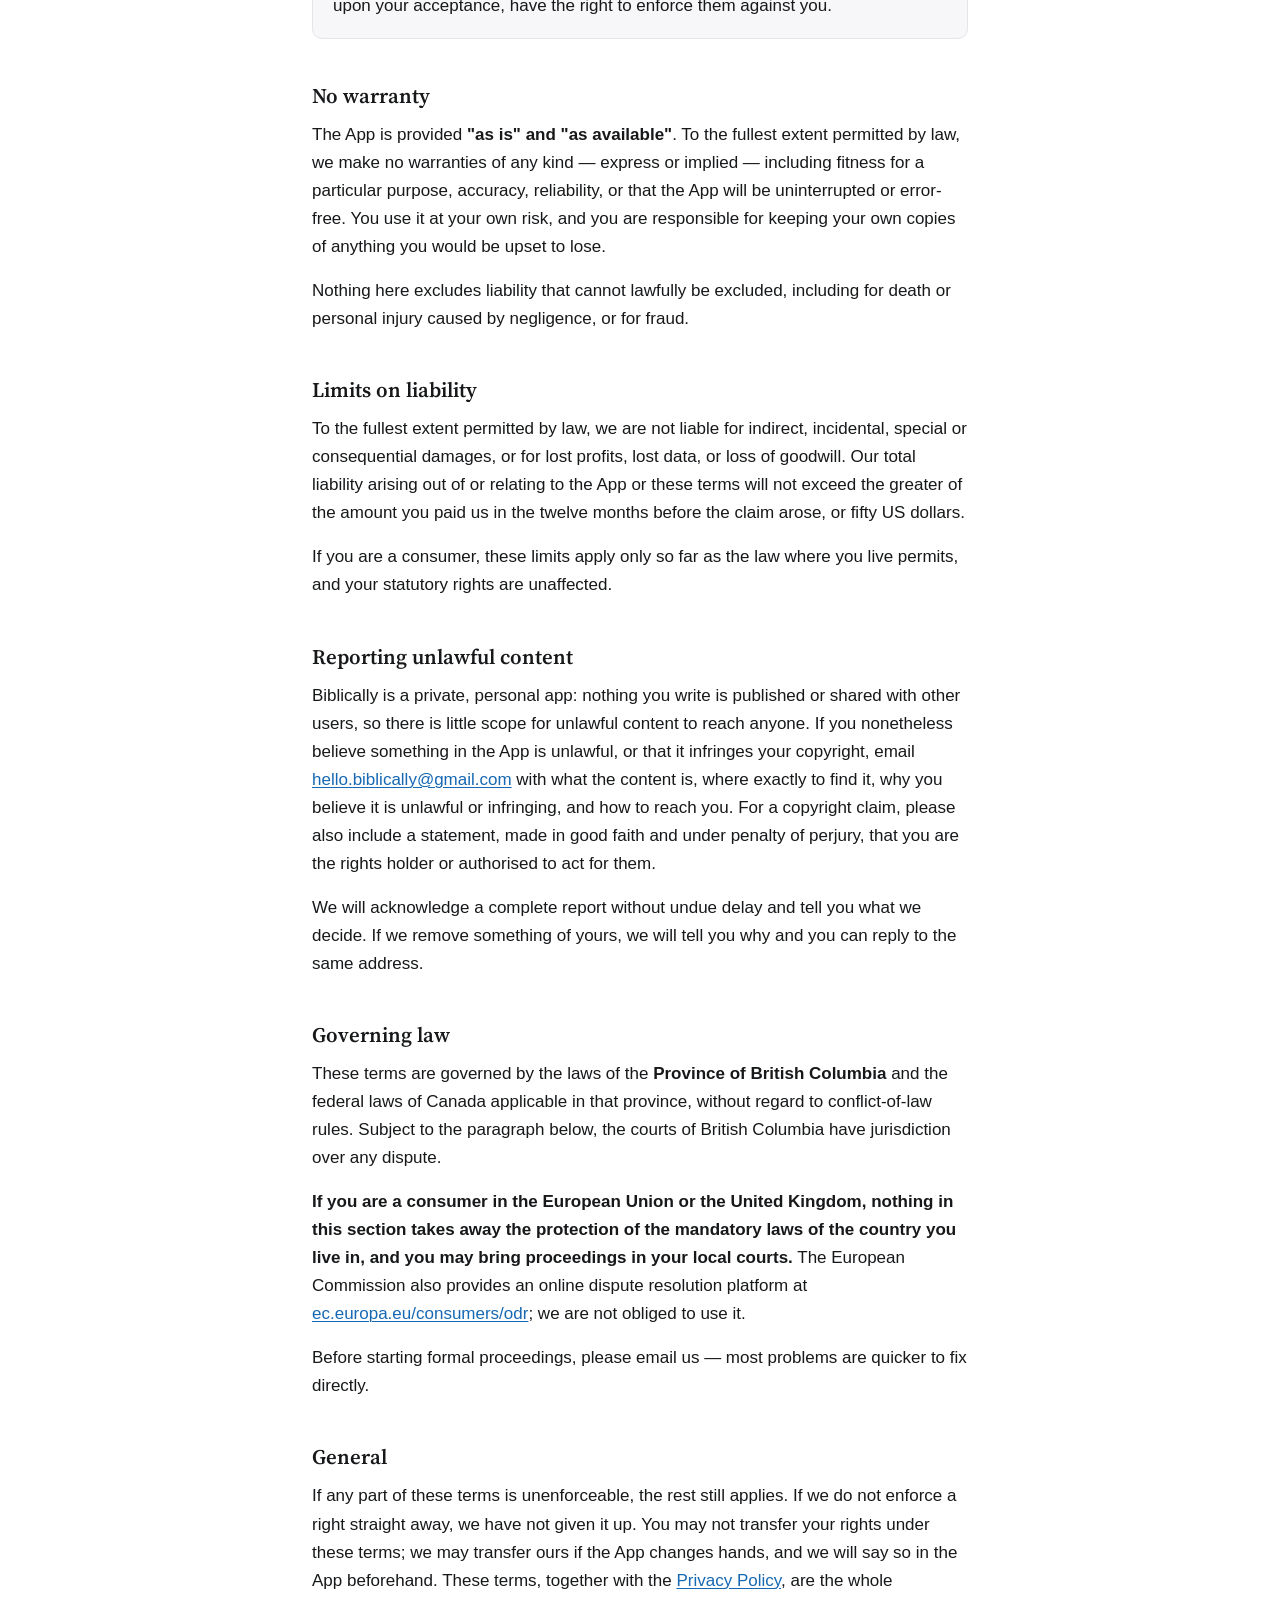
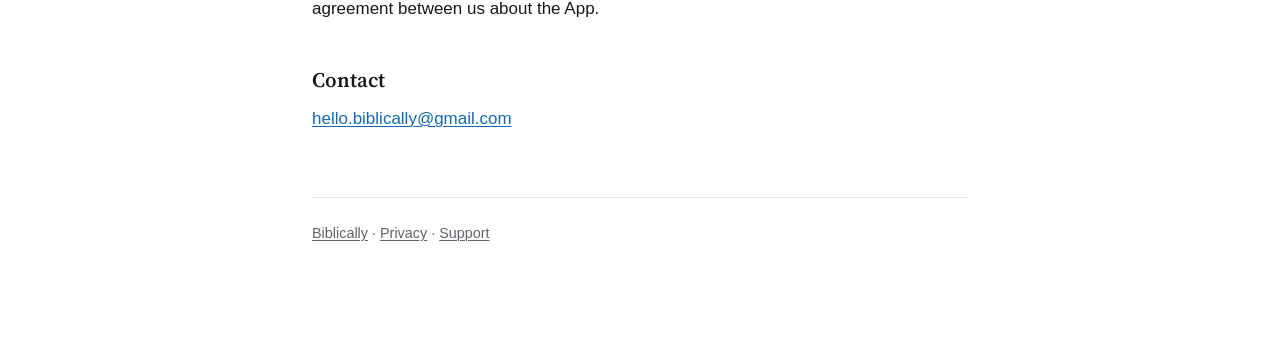
<file: terms/index.html>
<!doctype html>
<html lang="en">
<head>
<meta charset="utf-8">
<meta name="viewport" content="width=device-width, initial-scale=1">
<link rel="preconnect" href="https://fonts.googleapis.com">
<link rel="preconnect" href="https://fonts.gstatic.com" crossorigin>
<link rel="stylesheet" href="https://fonts.googleapis.com/css2?family=Source+Serif+4:opsz,wght@8..60,600&display=swap">
<title>Terms of Use — Biblically</title>
<meta name="description" content="The terms you agree to when using the Biblically app: your account, your content, subscriptions, and the limits of what the app is for.">
<link rel="stylesheet" href="/style.css">
</head>
<body>
<div class="wrap">
  <header class="masthead">
    <a href="/">Biblically</a>
    <nav><a href="/privacy/">Privacy</a><a href="/terms/">Terms</a><a href="/support/">Support</a></nav>
  </header>

  <h1>Terms of Use</h1>
  <p class="meta">Last updated 3 September 2026</p>

  <p class="lede">These terms are the agreement between you and the developer of Biblically. They
  cover what the app is, what you can expect from it, and what you agree to when you use it. The
  most important thing in here is short: <strong>what you write in Biblically stays
  yours.</strong> We do not sell it, license it, or train anything on it.</p>

  <p>By creating an account or using the Biblically app or the biblically.app website (together,
  the "App"), you agree to these terms. If you do not agree, please do not use the App. Your data
  is covered separately by our <a href="/privacy/">Privacy Policy</a>, which forms part of these
  terms.</p>

  <div class="card">
    <p><strong>Biblically is for devotional and informational use only.</strong> It does not
    provide medical, psychological, legal, or pastoral counselling, and the daily check-in is not
    a clinical assessment. If you are experiencing distress, a mental health concern, or any
    serious difficulty, please reach out to a qualified counsellor, licensed medical professional,
    or trusted pastoral caregiver. In an emergency, contact your local emergency services
    immediately — 911 in the United States, 112 across Europe.</p>
  </div>

  <h2>What Biblically is</h2>
  <p>Biblically is a Bible reading and prayer app for iPhone. It lets you:</p>
  <ul>
    <li>Read the <a href="https://worldenglish.bible">World English Bible</a> in the Catholic,
    Orthodox, or Protestant canon</li>
    <li>Bookmark chapters, highlight verses, attach notes, and save favourite passages</li>
    <li>Keep a prayer journal and record a short daily check-in</li>
    <li>Use <strong>Daily Focus</strong>, which shields apps you choose until you have spent time
    reading</li>
    <li>See a verse of the day, in the app and as a Home or Lock Screen widget</li>
    <li>Ask for a short explanation of a passage you have selected, which is generated by a
    third-party AI model</li>
  </ul>
  <p>Some features require a paid subscription. Which ones may change as the App develops.</p>

  <h2>Your account</h2>
  <p>You sign in with Apple or Google; we never see or store a password. You are responsible for
  keeping access to your device and your sign-in account secure, and for activity that happens
  under your account.</p>
  <p>You can delete your account at any time from <strong>Me &rarr; Account &rarr; Delete
  account</strong> in the App. Deletion is immediate and permanent — see the
  <a href="/privacy/">Privacy Policy</a> for exactly what is removed.</p>

  <h2>Who can use it</h2>
  <p>Biblically is not directed at children under 13, and we do not knowingly provide it to them.
  If you are under the age at which you can consent to data processing where you live — 13 to 16
  depending on the country, in the European Union — please use the App only with the permission of
  a parent or guardian, who is then responsible for your use of it under these terms.</p>

  <h2>Your content stays yours</h2>
  <div class="card">
    <p>Your prayer journal entries, notes, highlights, bookmarks, favourites and check-in answers
    are <strong>yours</strong>. You keep all rights to them.</p>
    <p>You give us only the narrow permission needed to run the App for you: to store your content,
    sync it between your own devices, and display it back to you. That permission exists solely to
    operate the App, it is not exclusive, and it <strong>ends when you delete the content or your
    account</strong>.</p>
    <p><strong>We do not sell, license, rent, or share your content with anyone. We do not use it
    to train artificial intelligence models, and we do not permit anyone else to.</strong> No part
    of your journal is read by us in the ordinary course of running the App.</p>
  </div>
  <p>You are responsible for what you put into the App, and you agree not to store content you do
  not have the right to store, or content that is unlawful.</p>

  <h2>Scripture and AI explanations</h2>
  <p>The Bible text is the World English Bible, which is in the public domain. Chapter text is
  served from our own copy of it.</p>
  <p>The passage explanations are produced by a third-party AI model. <strong>They can be wrong.</strong>
  They are a study aid, not authoritative teaching, and they are not a substitute for Scripture
  itself, for your own reading, or for guidance from your church. Do not rely on them for anything
  important. Only the passage text and its reference are sent to the model — never anything
  identifying you.</p>

  <h2>Daily Focus</h2>
  <p>Daily Focus uses Apple's Screen Time framework to shield apps <em>you</em> choose until you
  have met the daily requirement you picked. It is a tool for your own discipline, not a security
  control: it can be turned off at any time from within the App or in your device settings, and it
  is not designed to restrain anyone against their will. Because of how Apple's framework works,
  the App cannot see which apps you selected.</p>

  <h2>Subscriptions</h2>
  <p>Subscriptions are sold through the <strong>Apple App Store</strong> and billed to your Apple
  account. The price and the billing period are shown to you before you confirm, and the App Store
  is where the purchase actually happens — we never see your payment details.</p>
  <ul>
    <li>Subscriptions <strong>renew automatically</strong> unless you cancel at least 24 hours
    before the current period ends.</li>
    <li>Cancel any time in <strong>Settings &rarr; your name &rarr; Subscriptions</strong> on your
    device. Deleting the App does not cancel a subscription.</li>
    <li>If a free trial is offered, it converts to a paid subscription unless you cancel at least
    24 hours before it ends.</li>
    <li><strong>Refunds are handled by Apple</strong>, under Apple's terms, not by us.</li>
    <li>If prices change, Apple will ask you to agree before the next renewal.</li>
  </ul>
  <p>Where the law gives you a right to withdraw from a purchase, that right applies and is
  exercised through Apple.</p>

  <h2>Things you agree not to do</h2>
  <ul>
    <li>Break the law, or use the App to harm, harass or infringe the rights of anyone</li>
    <li>Store content in the App that is unlawful or that you have no right to store</li>
    <li>Reverse engineer, decompile or tamper with the App, except where the law expressly allows it</li>
    <li>Work around the App's security, rate limits, or the checks that gate paid features</li>
    <li>Scrape or bulk-extract content from the App, or use it to build a competing product</li>
    <li>Resell, rent, sublicense or redistribute access to the App</li>
    <li>Use our name or logo without permission</li>
  </ul>
  <p>We may suspend or end your access if you seriously or repeatedly breach these terms, or where
  we must to comply with the law. Where it is reasonable to do so, we will tell you why.</p>

  <h2>Availability and changes</h2>
  <p>We may change, add, or remove features, and we may stop offering the App. If a change
  materially reduces what a paid subscription gives you, we will tell you in the App before it
  takes effect, and you can cancel. If we discontinue the App entirely while you hold a paid
  subscription, your remedy is a refund of the unused portion, obtained through Apple.</p>
  <p>We may update these terms. If a change is significant, we will give notice in the App at least
  30 days before it takes effect. Continuing to use the App after that means you accept the updated
  terms.</p>

  <h2 id="developer">Who provides Biblically</h2>
  <p>Biblically is made and operated by <strong>Yun Gu Ko</strong>, an individual developer based
  in British Columbia, Canada. There is no company behind it. In these terms, "we" and "us" mean
  that individual.</p>
  <p>Contact: <a href="mailto:hello.biblically@gmail.com">hello.biblically@gmail.com</a></p>

  <h2>Apple</h2>
  <div class="card">
    <p>These terms are between <strong>you and Yun Gu Ko only — not with Apple</strong>. Apple is
    not responsible for the App or its content.</p>
    <p>Apple has <strong>no obligation to provide any maintenance or support</strong> for the App.
    If the App fails to conform to any applicable warranty, you may notify Apple, and Apple will
    refund your purchase price for the App; to the maximum extent permitted by law, Apple has no
    other warranty obligation whatsoever.</p>
    <p>Apple is not responsible for addressing any claim you or a third party may have relating to
    the App, including product liability claims, any claim that the App fails to conform to a legal
    or regulatory requirement, claims under consumer protection or similar legislation, or any
    claim that the App infringes a third party's intellectual property rights.</p>
    <p>You confirm that you are not located in a country subject to a US Government embargo or
    designated as a "terrorist supporting" country, and that you are not on any US Government list
    of prohibited or restricted parties.</p>
    <p><strong>Apple and its subsidiaries are third-party beneficiaries of these terms</strong> and,
    upon your acceptance, have the right to enforce them against you.</p>
  </div>

  <h2>No warranty</h2>
  <p>The App is provided <strong>"as is" and "as available"</strong>. To the fullest extent
  permitted by law, we make no warranties of any kind — express or implied — including fitness for
  a particular purpose, accuracy, reliability, or that the App will be uninterrupted or error-free.
  You use it at your own risk, and you are responsible for keeping your own copies of anything you
  would be upset to lose.</p>
  <p>Nothing here excludes liability that cannot lawfully be excluded, including for death or
  personal injury caused by negligence, or for fraud.</p>

  <h2>Limits on liability</h2>
  <p>To the fullest extent permitted by law, we are not liable for indirect, incidental, special or
  consequential damages, or for lost profits, lost data, or loss of goodwill. Our total liability
  arising out of or relating to the App or these terms will not exceed the greater of the amount
  you paid us in the twelve months before the claim arose, or fifty US dollars.</p>
  <p>If you are a consumer, these limits apply only so far as the law where you live permits, and
  your statutory rights are unaffected.</p>

  <h2>Reporting unlawful content</h2>
  <p>Biblically is a private, personal app: nothing you write is published or shared with other
  users, so there is little scope for unlawful content to reach anyone. If you nonetheless believe
  something in the App is unlawful, or that it infringes your copyright, email
  <a href="mailto:hello.biblically@gmail.com">hello.biblically@gmail.com</a> with what the content
  is, where exactly to find it, why you believe it is unlawful or infringing, and how to reach you.
  For a copyright claim, please also include a statement, made in good faith and under penalty of
  perjury, that you are the rights holder or authorised to act for them.</p>
  <p>We will acknowledge a complete report without undue delay and tell you what we decide. If we
  remove something of yours, we will tell you why and you can reply to the same address.</p>

  <h2>Governing law</h2>
  <p>These terms are governed by the laws of the <strong>Province of British Columbia</strong> and
  the federal laws of Canada applicable in that province, without regard to conflict-of-law rules.
  Subject to the paragraph below, the courts of British Columbia have jurisdiction over any
  dispute.</p>
  <p><strong>If you are a consumer in the European Union or the United Kingdom, nothing in this
  section takes away the protection of the mandatory laws of the country you live in, and you may
  bring proceedings in your local courts.</strong> The European Commission also provides an online
  dispute resolution platform at
  <a href="https://ec.europa.eu/consumers/odr/">ec.europa.eu/consumers/odr</a>; we are not obliged
  to use it.</p>
  <p>Before starting formal proceedings, please email us — most problems are quicker to fix
  directly.</p>

  <h2>General</h2>
  <p>If any part of these terms is unenforceable, the rest still applies. If we do not enforce a
  right straight away, we have not given it up. You may not transfer your rights under these terms;
  we may transfer ours if the App changes hands, and we will say so in the App beforehand. These
  terms, together with the <a href="/privacy/">Privacy Policy</a>, are the whole agreement between
  us about the App.</p>

  <h2>Contact</h2>
  <p><a href="mailto:hello.biblically@gmail.com">hello.biblically@gmail.com</a></p>

  <footer>
    <p><a href="/">Biblically</a> &middot; <a href="/privacy/">Privacy</a> &middot;
    <a href="/support/">Support</a></p>
  </footer>
</div>
</body>
</html>
</file>
<file: style.css>
/* biblically.app — shared styles.
   Palette and type follow the app: the splash blue as accent, Source Serif 4
   for headings (the same face the intake screens use), system sans for text. */

:root {
  --bg: #ffffff;
  --surface: #f7f7f9;
  --text: #16181a;
  --text-secondary: #60646c;
  --accent: #1668b3;
  --accent-bright: #208aef;
  --border: #e4e5e9;
}

@media (prefers-color-scheme: dark) {
  :root {
    --bg: #0e0f11;
    --surface: #17181b;
    --text: #ecedee;
    --text-secondary: #b0b4ba;
    --accent: #79bbff;
    --accent-bright: #5aaeff;
    --border: #26282c;
  }
}

* { box-sizing: border-box; }

body {
  margin: 0;
  background: var(--bg);
  color: var(--text);
  font-family: -apple-system, BlinkMacSystemFont, "Segoe UI", Roboto, Helvetica, Arial, sans-serif;
  font-size: 17px;
  line-height: 1.65;
  -webkit-text-size-adjust: 100%;
}

.wrap {
  max-width: 44rem;
  margin: 0 auto;
  padding: 3.5rem 1.5rem 5rem;
}

h1, h2, h3 {
  font-family: "Source Serif 4", Georgia, "Times New Roman", serif;
  font-weight: 600;
  line-height: 1.25;
  text-wrap: balance;
}

h1 { font-size: 2.25rem; margin: 0 0 .5rem; letter-spacing: -0.01em; }
h2 { font-size: 1.3rem; margin: 2.75rem 0 .75rem; }
h3 { font-size: 1.05rem; margin: 1.75rem 0 .5rem; }

p, ul { margin: 0 0 1rem; }
ul { padding-left: 1.25rem; }
li { margin-bottom: .4rem; }

a { color: var(--accent); text-decoration-thickness: 1px; text-underline-offset: 2px; }
a:hover { text-decoration-thickness: 2px; }
a:focus-visible { outline: 2px solid var(--accent-bright); outline-offset: 3px; border-radius: 2px; }

.lede { color: var(--text-secondary); font-size: 1.05rem; }
.meta { color: var(--text-secondary); font-size: .9rem; margin-bottom: 2.5rem; }

.masthead {
  display: flex;
  align-items: baseline;
  gap: .75rem;
  padding-bottom: 1.25rem;
  margin-bottom: 2.5rem;
  border-bottom: 1px solid var(--border);
}
.masthead a { color: var(--text); text-decoration: none; font-weight: 600; }
.masthead nav { margin-left: auto; display: flex; gap: 1.25rem; font-size: .95rem; }

.card {
  background: var(--surface);
  border: 1px solid var(--border);
  border-radius: 10px;
  padding: 1.1rem 1.25rem;
  margin: 1.5rem 0;
}
.card p:last-child { margin-bottom: 0; }

/* The App Store badge.

   This is Apple's trademarked artwork under their Marketing Resources terms:
   it may be scaled, but never recoloured, restyled, cropped, or rebuilt as a
   text button. So there is no border, background or hover treatment here —
   only size. Apple asks for clear space of at least one tenth the badge height
   on every side, which the margins below exceed.

   line-height: 0 kills the inline descender gap under the image; without it
   the link box is taller than the badge and the focus ring sits low. */
.cta { margin: 2.25rem 0 3rem; }
.appstore { display: inline-block; line-height: 0; }

/* Sized by WIDTH, not height, so the badge can never overflow a narrow phone:
   at 234px wide it still clears a 320px viewport once the gutters are out.
   height:auto keeps Apple's aspect ratio intact.

   The cap is viewport-based, NOT a percentage, and that is load-bearing. The
   link is an inline-block, so its width shrinks to fit its contents — which
   means a `%` on the image resolves against a parent sized BY that image.
   Browsers break the circle by falling back to the intrinsic 120px, and the
   badge silently ignores the rule. calc(100vw - 3rem) subtracts .wrap's
   1.5rem gutters and has no such dependency. */
.appstore img { width: min(14.625rem, calc(100vw - 3rem)); height: auto; }
.appstore:focus-visible { outline: 2px solid var(--accent-bright); outline-offset: 4px; border-radius: 8px; }

/* The homepage is centre-aligned end to end.

   Scoped to .home on purpose: this stylesheet is shared with Privacy, Terms
   and Support, where centring would wreck long legal prose and the tables
   outright. The masthead is also left out — it is site chrome shared by every
   page, and centring it only here would make the nav jump on navigation. */
.home h1,
.home h2,
.home p,
.home .card,
.home footer { text-align: center; }

/* Centred list markers hang at ragged positions down the left, so the bullets
   come off and each item becomes its own centred block. */
.home ul { list-style: none; padding-left: 0; text-align: center; }
.home li { margin-bottom: .9rem; }

.table { width: 100%; border-collapse: collapse; margin: 1rem 0 1.5rem; font-size: .95rem; }
.table th, .table td { text-align: left; padding: .6rem .75rem; border-bottom: 1px solid var(--border); vertical-align: top; }
.table th { color: var(--text-secondary); font-weight: 600; font-size: .85rem; text-transform: uppercase; letter-spacing: .04em; }
.scroll { overflow-x: auto; }

footer {
  margin-top: 4rem;
  padding-top: 1.5rem;
  border-top: 1px solid var(--border);
  color: var(--text-secondary);
  font-size: .9rem;
}
footer a { color: var(--text-secondary); }

@media (max-width: 480px) {
  h1 { font-size: 1.8rem; }
  .wrap { padding-top: 2.5rem; }
  .masthead { flex-wrap: wrap; }
  .masthead nav { margin-left: 0; width: 100%; }
}
</file>
